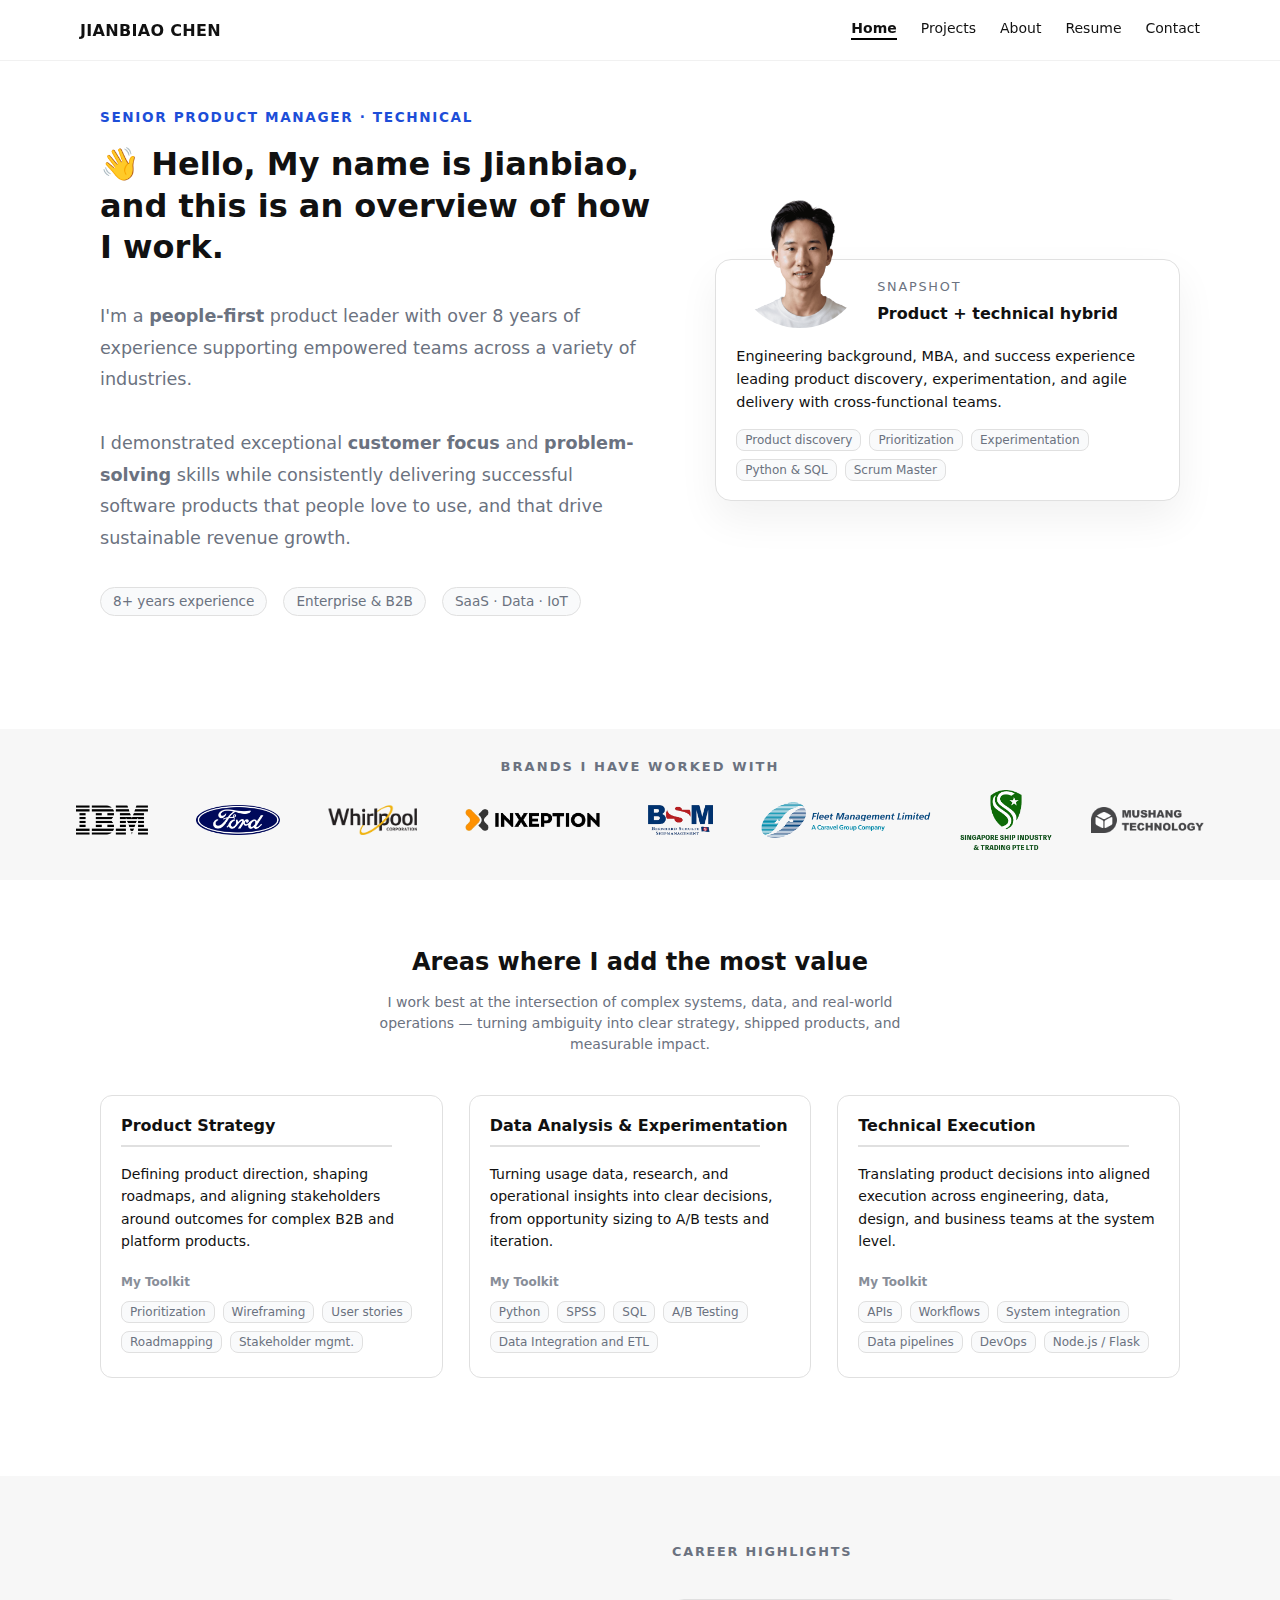
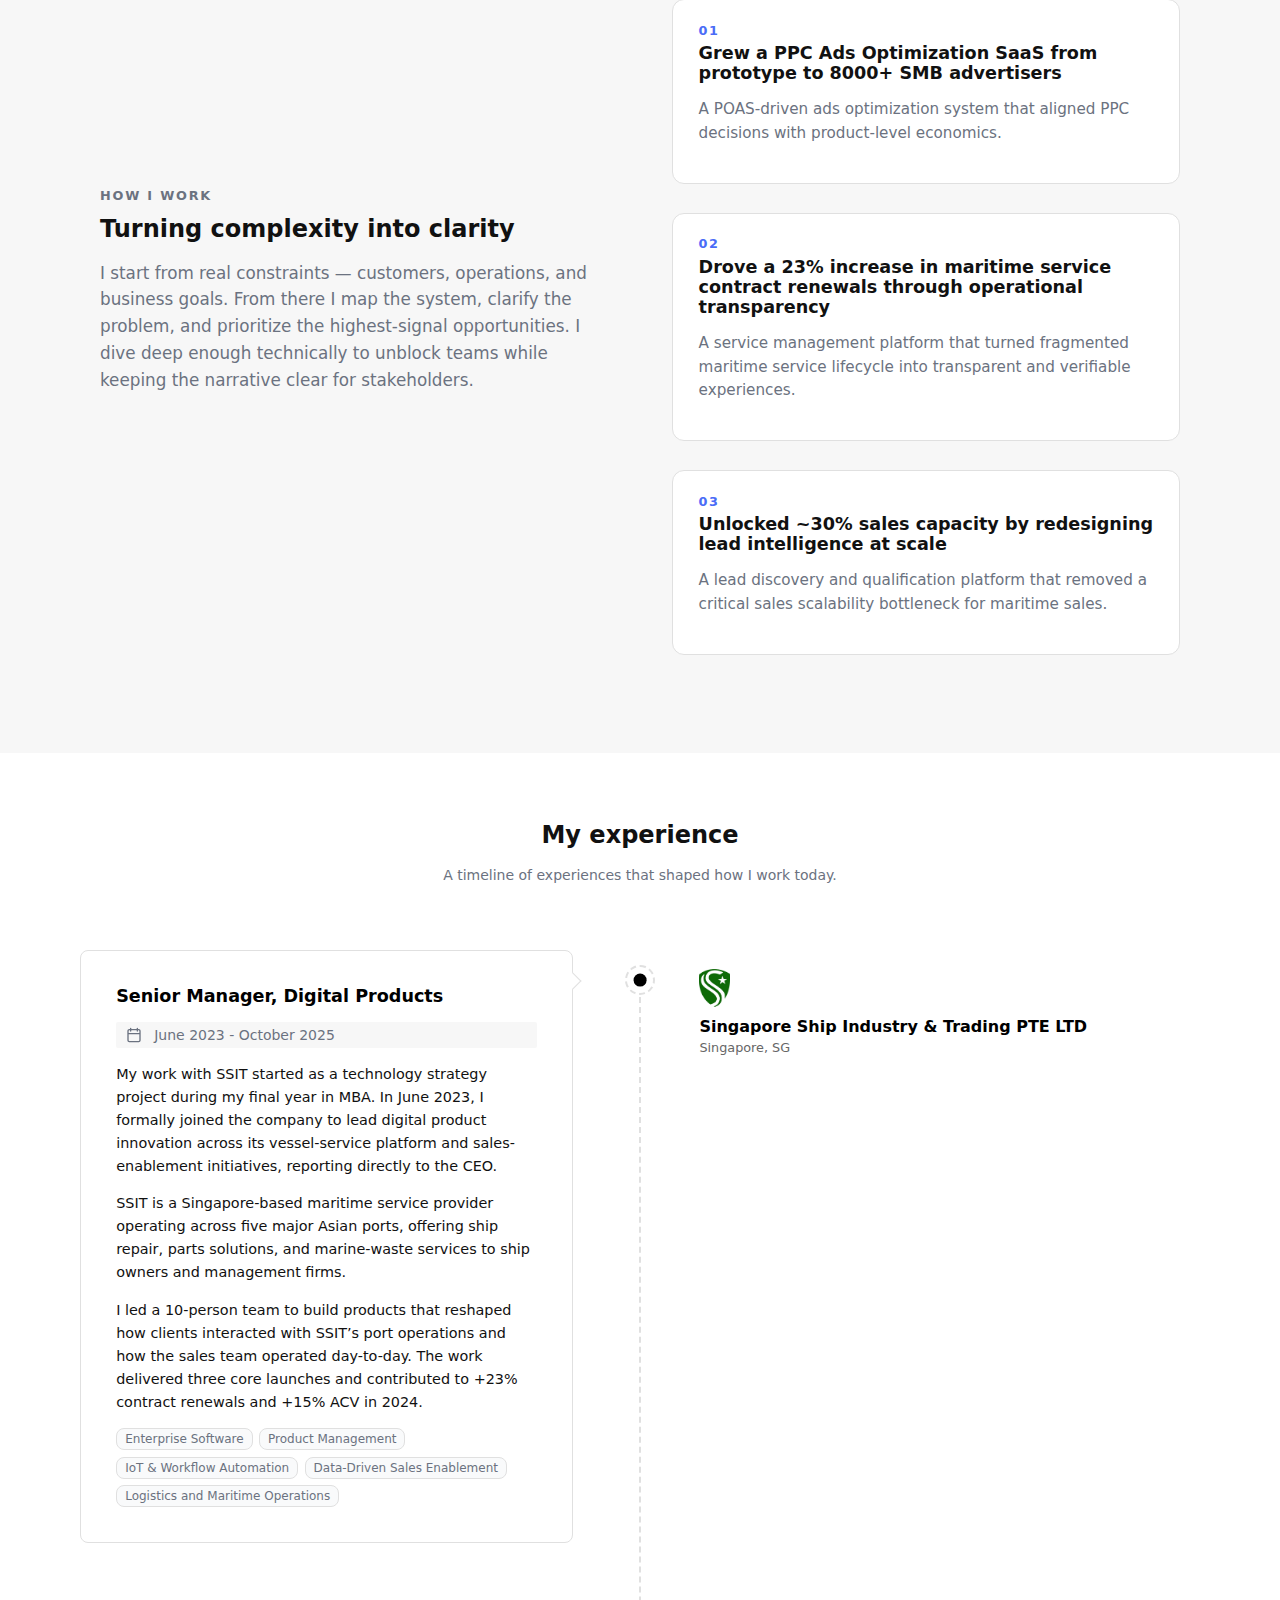
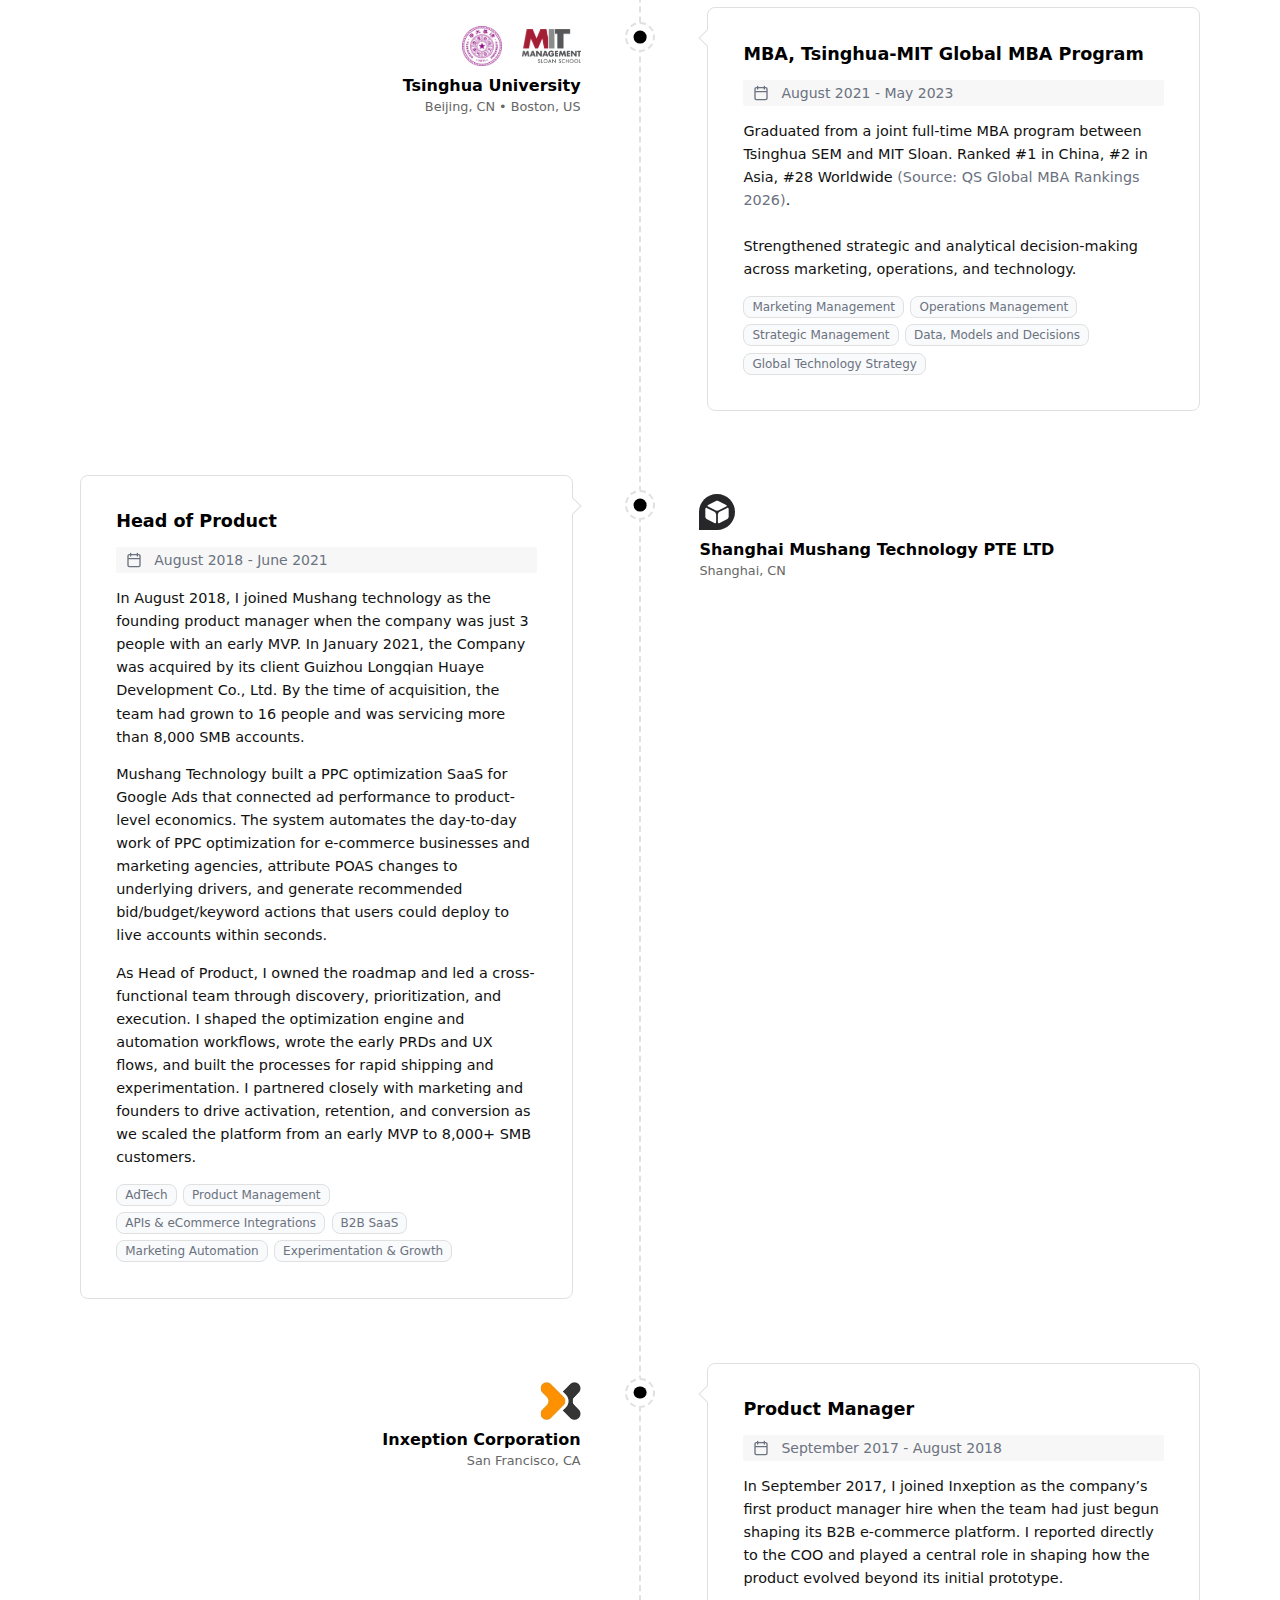
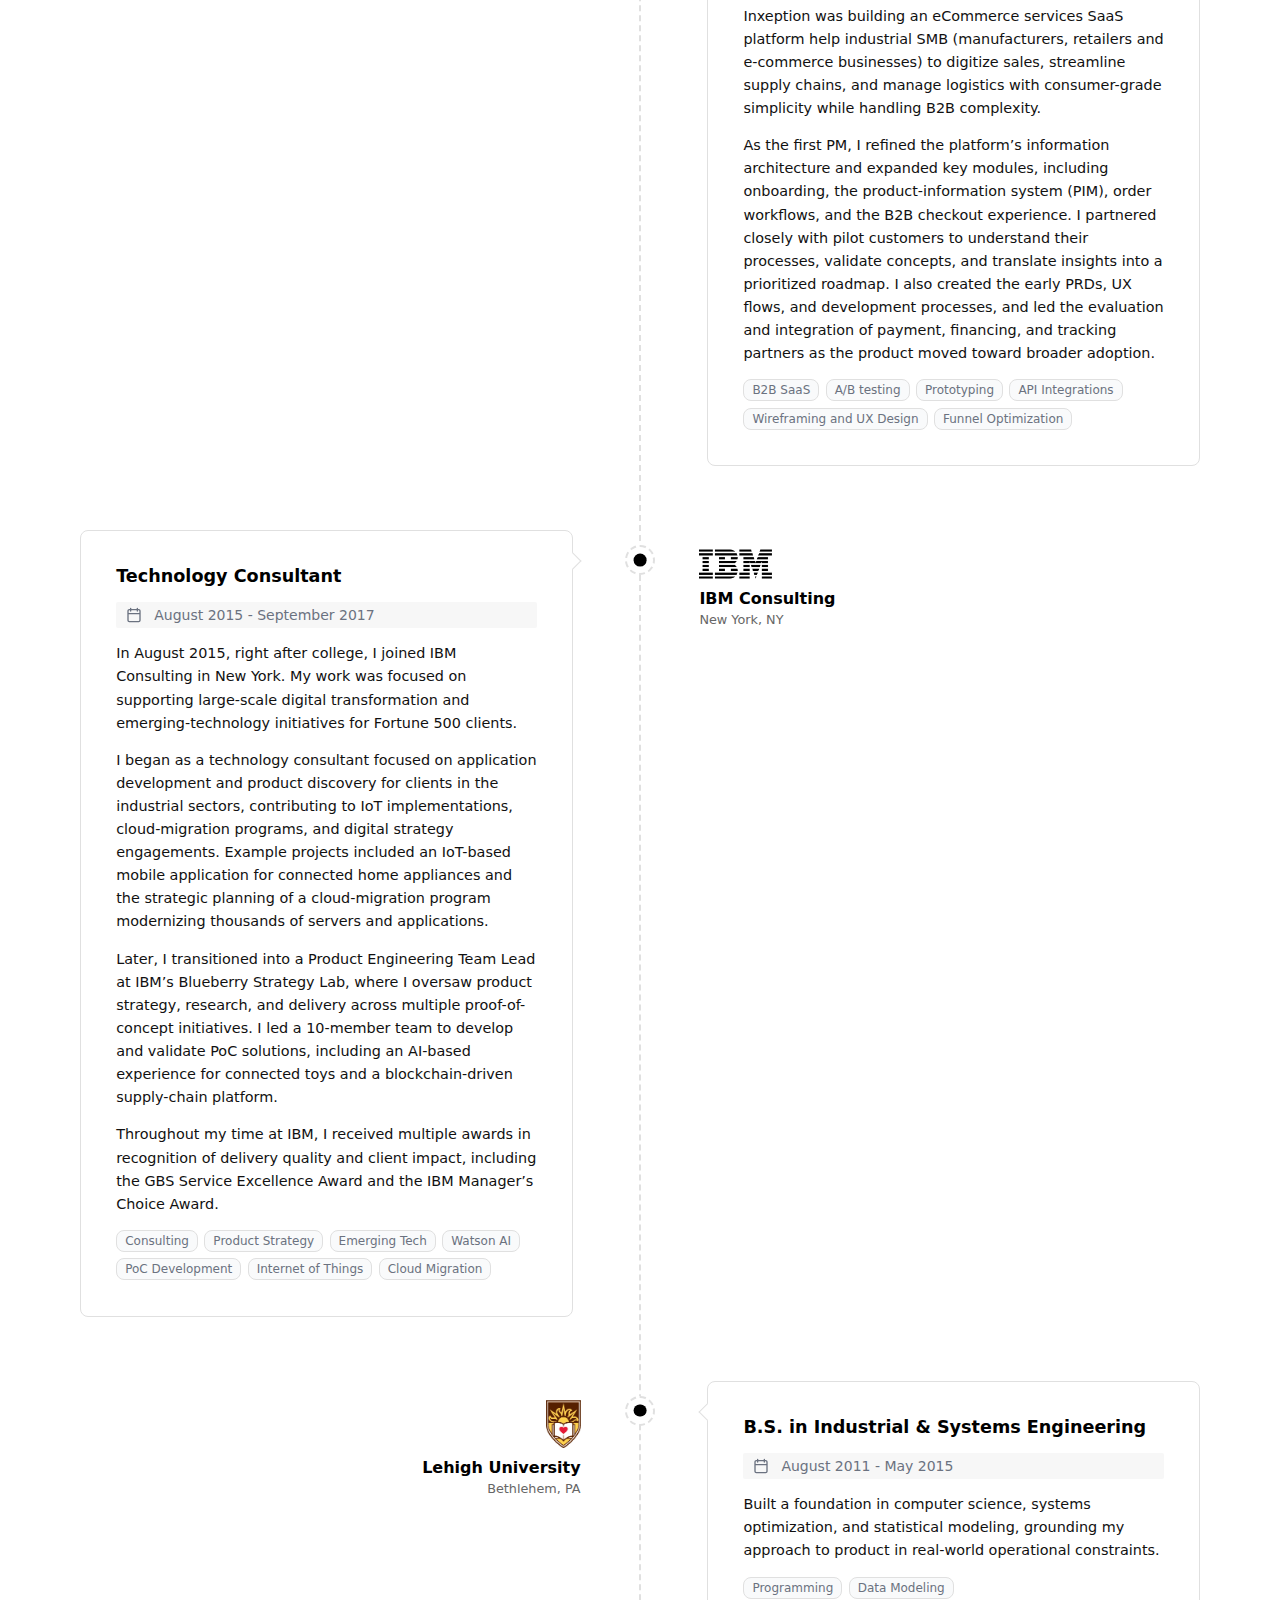
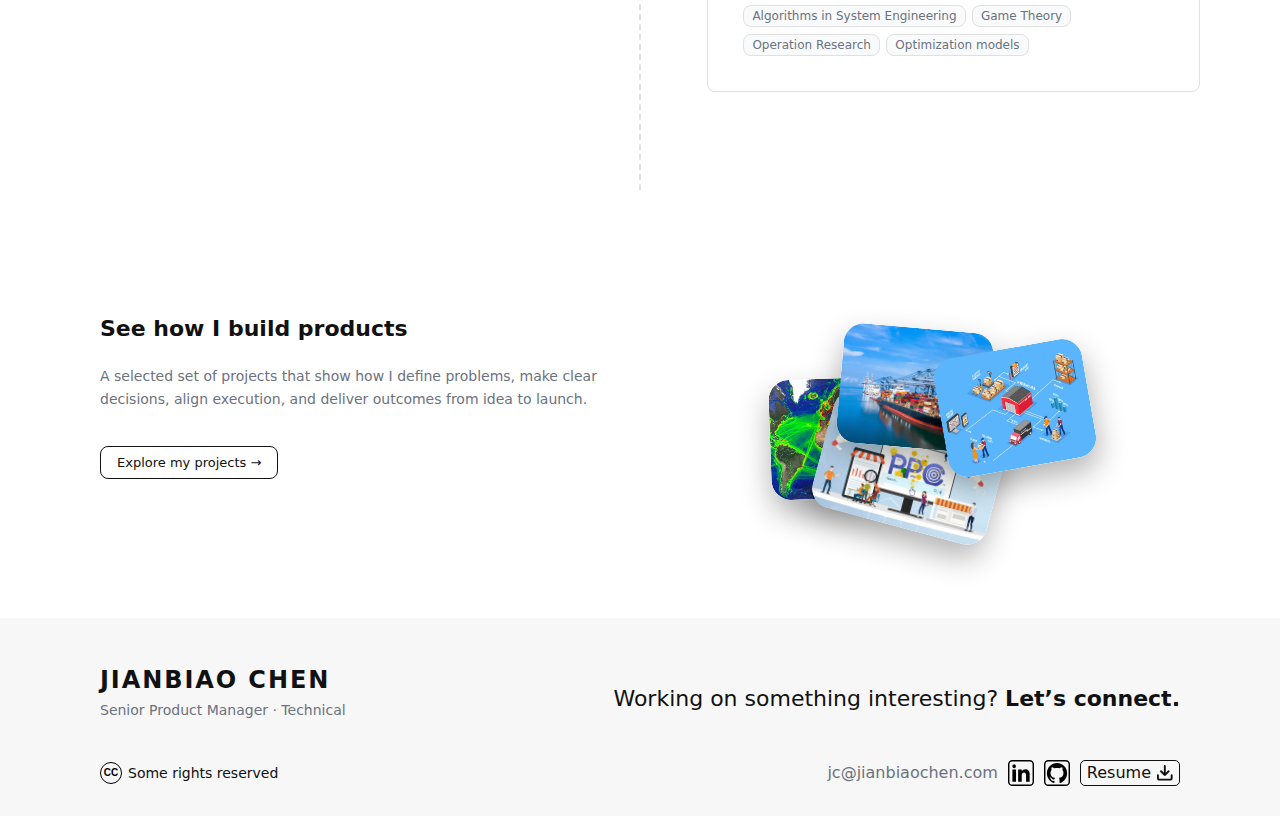
<file: index.html>
<!DOCTYPE html>
<html lang="en">
<head>
  <meta charset="UTF-8" />
  <title>Jianbiao Chen | Senior Product Manager | B2B SaaS & Data</title>
  <meta name="viewport" content="width=device-width, initial-scale=1" />
  <meta name="description" content="Jianbiao Chen is a product leader specializing in B2B SaaS, data products, and platform strategy. With 8+ years of experience, he turns messy data and workflows into decision-ready tools for teams." />
  <script type="application/ld+json">
  {
    "@context": "https://schema.org",
    "@type": "WebSite",
    "@id": "https://www.jianbiaochen.com/#website",
    "name": "Jianbiao Chen",
    "url": "https://www.jianbiaochen.com/",
    "description": "Portfolio website of Jianbiao Chen, a product leader specializing in B2B SaaS, data products, and platform strategy.",
    "inLanguage": "en",
    "author": {
      "@type": "Person",
      "name": "Jianbiao Chen",
      "url": "https://www.jianbiaochen.com/",
      "sameAs": [
        "https://www.linkedin.com/in/jianbiaochen/",
        "https://github.com/chenjic215/"
      ]
    }
  }
  </script>
  <script type="application/ld+json">
  {
    "@context": "https://schema.org",
    "@type": "Person",
    "@id": "https://www.jianbiaochen.com/#person",
    "name": "Jianbiao Chen",
    "url": "https://www.jianbiaochen.com/",
    "sameAs": [
      "https://www.linkedin.com/in/jianbiaochen/",
      "https://github.com/chenjic215/"
    ]
  }
  </script>
  <link rel="apple-touch-icon" sizes="180x180" href="/assets/favicon/apple-touch-icon.png">
  <link rel="icon" type="image/png" sizes="96x96" href="/assets/favicon/favicon-96x96.png">
  <link rel="icon" type="image/png" sizes="48x48" href="/assets/favicon/favicon-48x48.png">
  <link rel="icon" type="image/png" sizes="32x32" href="/assets/favicon/favicon-32x32.png">
  <link rel="icon" type="image/png" sizes="16x16" href="/assets/favicon/favicon-16x16.png">
  <link rel="icon" href="/assets/favicon/favicon.ico" sizes="any">
  <link rel="icon" href="/favicon.ico" sizes="any">

  <link rel="stylesheet" href="/assets/css/layout.css">
  <link rel="stylesheet" href="/assets/css/components.css">
  <link rel="stylesheet" href="/assets/css/index.css">
  <!-- Google tag (gtag.js) -->
  <script async src="https://www.googletagmanager.com/gtag/js?id=G-K5G4R9TS3F"></script>
  <script>
    window.dataLayer = window.dataLayer || [];
    function gtag(){dataLayer.push(arguments);}
    gtag('js', new Date());

    gtag('config', 'G-K5G4R9TS3F');
  </script>
</head>
<body>
  <header class="site-header">
    <div class="container nav">
      <a href="/"><div class="logo">JIANBIAO CHEN</div></a>

      <nav class="nav-links nav-links-desktop">
        <a href="/">Home</a>
        <a href="/html/projects/">Projects</a>
        <a href="/html/about/">About</a>
        <a class="nav-link-resume-desktop" href="/html/resume/" target="_blank">Resume</a>
        <a class="nav-link-resume-mobile" href="/assets/files/Jianbiao-Chen-Resume.pdf" target="_blank" rel="noopener">Resume</a>
        <a href="/html/contact/">Contact</a>
      </nav>

      <button class="nav-hamburger" type="button"
        aria-label="Open menu" aria-controls="mobileNav" aria-expanded="false">
        <span></span><span></span><span></span>
      </button>
    </div>

    <!-- Dropdown panel anchored to header -->
    <div class="mobile-nav" id="mobileNav" aria-hidden="true">
      <nav class="mobile-nav-inner">
        <a href="/">Home</a>
        <a href="/html/projects/">Projects</a>
        <a href="/html/about/">About</a>
        <a class="nav-link-resume-desktop" href="/html/resume/" target="_blank">Resume</a>
        <a class="nav-link-resume-mobile" href="/assets/files/Jianbiao-Chen-Resume.pdf" target="_blank" rel="noopener">Resume</a>
        <a href="/html/contact/">Contact</a>
      </nav>
    </div>
  </header>

  <main>
    <!-- Hero -->
    <section class="hero" id="top">
      <div class="container hero-grid">
        <div>
          <div class="hero-kicker hero-kicker-desktop">Senior Product Manager · Technical</div>
          <div class="hero-kicker hero-kicker-mobile">Senior Product Manager</div>
          <h1 class="hero-title">
            👋 Hello, My name is Jianbiao, and this is an overview of how I work.
          </h1>
          <div class="hero-text">
            <div class="hero-text-block">
              I'm a <span class="highlight">people-first</span> product leader with over 8 years of experience supporting empowered teams across a variety of industries.
            </div>
            <div class="hero-text-block">
              I demonstrated exceptional <span class="highlight">customer focus</span> and <span class="highlight">problem-solving</span> skills while consistently delivering successful software products that people love to use, and that drive sustainable revenue growth.
            </div>
          </div>
          <div class="hero-meta">
            <div class="hero-meta-pill">8+ years experience</div>
            <div class="hero-meta-pill">Enterprise & B2B</div>
            <div class="hero-meta-pill">SaaS · Data · IoT</div>
          </div>
          <!-- <div class="hero-actions">
            <a href="/html/contact/" class="btn-primary">
              Contact Me →
            </a>
            <a href="/assets/files/Jianbiao-Chen-Resume.pdf" class="btn-ghost" download>
              Download resume
            </a>
          </div> -->
        </div>

        <aside class="hero-aside" id="about">
          <div class="hero-aside-top">
            <div class="hero-image-box">
              <img src="/assets/images/profile-image-1.png" alt="Jianbiao Chen Photo" class="hero-aside-photo" />
            </div>
            <div class="hero-aside-top-right">
              <div class="hero-aside-label">Snapshot</div>
              <div class="hero-aside-title">Product + technical hybrid</div>
            </div>
          </div>
          
          <p class="hero-aside-text">
            Engineering background, MBA, and success experience leading product discovery, experimentation,
            and agile delivery with cross-functional teams.
          </p>
          <div class="hero-aside-tags">
            <span class="tag hero-aside-desktop-tag">Product discovery</span>
            <span class="tag hero-aside-desktop-tag">Prioritization</span>
            <span class="tag hero-aside-desktop-tag">Experimentation</span>
            <span class="tag hero-aside-desktop-tag">Python & SQL</span>
            <span class="tag hero-aside-desktop-tag">Scrum Master</span>

            <span class="tag hero-aside-mobile-tag">8+ years experience</span>
            <span class="tag hero-aside-mobile-tag">e-commerce · martech · logistics</span>
            <span class="tag hero-aside-mobile-tag">Enterprise & B2B</span>
            <span class="tag hero-aside-mobile-tag">Python & SQL</span>
            <span class="tag hero-aside-mobile-tag">Scrum Master</span>
          </div>
        </aside>
      </div>
    </section>

    <!-- Brands -->
    <section class="brands-section">
      <div class="container">
        <div class="brands-title">Brands I have worked with</div>
        <div class="brands-row">
            <img src="/assets/logos/ibm.svg" alt="IBM" class="brand-logo" />
            <img src="/assets/logos/ford.svg" alt="Ford" class="brand-logo" />
            <img src="/assets/logos/whirlpool.svg" alt="Whirlpool" class="brand-logo" />
            <img src="/assets/logos/inxeption.svg" alt="Inxeption" class="brand-logo" style="height: 22px; "/>
            <img src="/assets/logos/bsm.svg" alt="BSM" class="brand-logo" />
            <img src="/assets/logos/fleet management.svg" alt="Fleet Management" class="brand-logo" style="height: 36px;" />
            <img src="/assets/logos/ssit.png" alt="SSIT" class="brand-logo" style="height: 60px; margin-left: -20px; margin-right: -10px;"/>
            <img src="/assets/logos/mushang.png" alt="Mushang" class="brand-logo" style="height: 26px; opacity: 0.85;" />
        </div>
      </div>
    </section>

    <!-- Value areas -->
    <section class="value-section" id="work">
      <div class="container">
        <h2 class="section-heading">Areas where I add the most value</h2>
        <p class="section-subheading">
          I work best at the intersection of complex systems, data, and real-world operations — turning ambiguity into clear strategy, shipped products, and measurable impact.
        </p>
        <div class="value-grid">
          <article class="value-card">
            <div class="value-card-body">
              <div class="value-card-title">Product Strategy</div>
              <div class="spacer"></div>
              <p class="value-card-text">
                Defining product direction, shaping roadmaps, and aligning stakeholders around outcomes for complex B2B and platform products.
              </p>
              <div class="skill-list-label">My Toolkit</div>
              <div class="skill-list-box">
                <div class="tag">Prioritization</div>
                <div class="tag">Wireframing</div>
                <div class="tag">User stories</div>
                <div class="tag">Roadmapping</div>
                <div class="tag">Stakeholder mgmt.</div>
              </div>
            </div>
          </article>

          <article class="value-card">
            <div class="value-card-body">
              <div class="value-card-title">Data Analysis & Experimentation</div>
              <div class="spacer"></div>
              <p class="value-card-text">
                Turning usage data, research, and operational insights into clear decisions, from opportunity sizing to A/B tests and iteration.
              </p>
              <div class="skill-list-label">My Toolkit</div>
              <div class="skill-list-box">
                <div class="tag">Python</div>
                <div class="tag">SPSS</div>
                <div class="tag">SQL</div>
                <div class="tag">A/B Testing</div>
                <div class="tag">Data Integration and ETL</div>
              </div>
            </div>
          </article>

          <article class="value-card">
            <div class="value-card-body">
              <div class="value-card-title">Technical Execution</div>
              <div class="spacer"></div>
              <p class="value-card-text">
                Translating product decisions into aligned execution across engineering, data, design, and business teams at the system level.
              </p>
              <div class="skill-list-label">My Toolkit</div>
              <div class="skill-list-box">
                <div class="tag">APIs</div>
                <div class="tag">Workflows</div>
                <div class="tag">System integration</div>
                <div class="tag">Data pipelines</div>
                <div class="tag">DevOps</div>
                <div class="tag">Node.js / Flask</div>
              </div>
            </div>
          </article>
        </div>
      </div>
    </section>

    <!-- How I work -->
   <section class="work-style-section">
      <div class="container work-style-grid">

        <!-- LEFT: How I Work -->
        <div class="work-style-about">

          <div class="work-style-kicker">How I work</div>
          <h2 class="work-style-heading">Turning complexity into clarity</h2>

          <p class="work-style-text">
            I start from real constraints — customers, operations, and business goals.
            From there I map the system, clarify the problem, and prioritize the
            highest-signal opportunities. I dive deep enough technically to unblock
            teams while keeping the narrative clear for stakeholders.
          </p>
        </div>

        <!-- RIGHT: Career Highlights -->
        <div class="work-style-highlights">

          <div class="work-style-kicker">Career highlights</div>

          <div class="highlight-card">
            <div class="highlight-number">01</div>
            <div class="highlight-title">Grew a PPC Ads Optimization SaaS from prototype to 8000+ SMB advertisers</div>
            <p class="highlight-text">
              A POAS-driven ads optimization system that aligned PPC decisions with product-level economics.
            </p>
          </div>

          <div class="highlight-card">
            <div class="highlight-number">02</div>
            <div class="highlight-title">Drove a 23% increase in maritime service contract renewals through operational transparency</div>
            <p class="highlight-text">
              A service management platform that turned fragmented maritime service lifecycle into transparent and verifiable experiences.
            </p>
          </div>

          <div class="highlight-card">
            <div class="highlight-number">03</div>
            <div class="highlight-title">Unlocked ~30% sales capacity by redesigning lead intelligence at scale</div>
            <p class="highlight-text">
              A lead discovery and qualification platform that removed a critical sales scalability bottleneck for maritime sales.
            </p>
          </div>
        </div>
      </div>
    </section>

    <!-- Timeline -->
    <section class="timeline-section" id="timeline">
      <div class="timeline-container">
        <h2 class="section-heading">My experience</h2>
        <div class="section-subheading">
          A timeline of experiences that shaped how I work today.
        </div>

        <div class="timeline-block">
          <div class="timeline-img cd-picture">
            <div class="timeline-img-center"></div>
          </div>
          <!-- SSIT -->
          <div class="timeline-content">

            <div class="cd-right cd-right-mobile"> 
              <div class ="cd-right-orgnization-logo">
                <img src="/assets/logos/ssit-short.svg" class="ssit" alt="SSIT Logo" />
              </div>
              <div class="cd-right-orgnization">Senior Manager, Digital Products - Singapore Ship Industry & Trading</div>
            </div>

            <h2 class="timeline-job-title">Senior Manager, Digital Products</h2>
            <div class="timeline-content-info">
              <div class="timeline-content-info-date">
                <div class="date-range-icon-box">
                  <svg viewBox="0 0 24 24" fill="none" xmlns="http://www.w3.org/2000/svg">
                    <path fill-rule="evenodd" clip-rule="evenodd" d="M6 2C6 1.44772 6.44772 1 7 1C7.55228 1 8 1.44772 8 2V3H16V2C16 1.44772 16.4477 1 17 1C17.5523 1 18 1.44772 18 2V3H19C20.6569 3 22 4.34315 22 6V20C22 21.6569 20.6569 23 19 23H5C3.34315 23 2 21.6569 2 20V6C2 4.34315 3.34315 3 5 3H6V2ZM16 5V6C16 6.55228 16.4477 7 17 7C17.5523 7 18 6.55228 18 6V5H19C19.5523 5 20 5.44772 20 6V9H4V6C4 5.44772 4.44772 5 5 5H6V6C6 6.55228 6.44772 7 7 7C7.55228 7 8 6.55228 8 6V5H16ZM4 11V20C4 20.5523 4.44772 21 5 21H19C19.5523 21 20 20.5523 20 20V11H4Z" fill="currentColor"/>
                  </svg>
                </div>
                June 2023 - October 2025
              </div>
            </div>
            <p>My work with SSIT started as a technology strategy project during my final year in MBA. In June 2023, I formally joined the company to lead digital product innovation across its vessel-service platform and sales-enablement initiatives, reporting directly to the CEO.</p>
            <p>SSIT is a Singapore-based maritime service provider operating across five major Asian ports, offering ship repair, parts solutions, and marine-waste services to ship owners and management firms.</p>
            <p>I led a 10-person team to build products that reshaped how clients interacted with SSIT’s port operations and how the sales team operated day-to-day. The work delivered three core launches and contributed to +23% contract renewals and +15% ACV in 2024.</p>
            <div class="content-tags-box">
              <div class="tag">Enterprise Software</div>
              <div class="tag">Product Management</div>
              <div class="tag">IoT & Workflow Automation</div>
              <div class="tag">Data-Driven Sales Enablement</div>
              <div class="tag">Logistics and Maritime Operations</div>
            </div>
            <div class="cd-right cd-right-desktop"> 
              <div class ="cd-right-orgnization-logo">
                <img src="/assets/logos/ssit-short.svg" class="ssit" alt="SSIT Logo" />
              </div>
              <div class="cd-right-orgnization">Singapore Ship Industry & Trading PTE LTD</div>
              <div class="cd-right-duration"> Singapore, SG</div>
            </div>
          </div> <!-- timeline-content -->
        </div> <!-- timeline-block -->

        <!-- Tsinghua University -->
        <div class="timeline-block">
          <div class="timeline-img cd-picture">
            <div class="timeline-img-center"></div>
          </div>
          <div class="timeline-content">
            <div class="cd-right cd-right-mobile"> 
              <div class ="cd-right-orgnization-logo">
                <img src="/assets/logos/tsinghua.svg" class="tsinghua" alt="Tsinghua University Logo" />
                <img src="/assets/logos/mit-sloan.svg" class="mit" alt="MIT Sloan Logo" />
              </div>
              <div class="cd-right-orgnization">Master of Business Administration - Tsinghua-MIT Global MBA Program</div>
            </div>

            <h2 class="timeline-job-title">MBA, Tsinghua-MIT Global MBA Program</h2>
            <div class="timeline-content-info">
              <div class="timeline-content-info-date">
                <div class="date-range-icon-box">
                  <svg viewBox="0 0 24 24" fill="none" xmlns="http://www.w3.org/2000/svg">
                    <path fill-rule="evenodd" clip-rule="evenodd" d="M6 2C6 1.44772 6.44772 1 7 1C7.55228 1 8 1.44772 8 2V3H16V2C16 1.44772 16.4477 1 17 1C17.5523 1 18 1.44772 18 2V3H19C20.6569 3 22 4.34315 22 6V20C22 21.6569 20.6569 23 19 23H5C3.34315 23 2 21.6569 2 20V6C2 4.34315 3.34315 3 5 3H6V2ZM16 5V6C16 6.55228 16.4477 7 17 7C17.5523 7 18 6.55228 18 6V5H19C19.5523 5 20 5.44772 20 6V9H4V6C4 5.44772 4.44772 5 5 5H6V6C6 6.55228 6.44772 7 7 7C7.55228 7 8 6.55228 8 6V5H16ZM4 11V20C4 20.5523 4.44772 21 5 21H19C19.5523 21 20 20.5523 20 20V11H4Z" fill="currentColor"/>
                  </svg>
                </div>
                August 2021 - May 2023
              </div>
            </div>
            <p>Graduated from a joint full-time MBA program between Tsinghua SEM and MIT Sloan. Ranked #1 in China, #2 in Asia, #28 Worldwide <span class="supplementary-text">(Source: QS Global MBA Rankings 2026)</span>. <br><br>Strengthened strategic and analytical decision-making across marketing, operations, and technology.</p>
            <div class="content-tags-box">
              <div class="tag">Marketing Management</div>
              <div class="tag">Operations Management</div>
              <div class="tag">Strategic Management</div>
              <div class="tag">Data, Models and Decisions</div>
              <div class="tag">Global Technology Strategy</div>
            </div>
            <div class="cd-right cd-right-desktop"> 
              <div class ="cd-right-orgnization-logo">
                <img src="/assets/logos/tsinghua.svg" class="tsinghua" alt="Tsinghua University Logo" />
                <img src="/assets/logos/mit-sloan.svg" class="mit" alt="MIT Sloan Logo" />
              </div>
              <div class="cd-right-orgnization">Tsinghua University</div>
              <div class="cd-right-duration"> Beijing, CN • Boston, US</div>
            </div>
          </div> <!-- timeline-content -->
        </div> <!-- timeline-block -->

        <!-- Mushang Technology -->
        <div class="timeline-block">
          <div class="timeline-img cd-picture">
            <div class="timeline-img-center"></div>
          </div>
          <div class="timeline-content">
            <div class="cd-right cd-right-mobile"> 
              <div class ="cd-right-orgnization-logo">
                <img src="/assets/logos/mushang-short.svg" class="mushang" alt="Mushang Technology Logo" />
              </div>
              <div class="cd-right-orgnization">Head of Product - Mushang Technology</div>
            </div>
            <h2 class="timeline-job-title">Head of Product</h2>
            <div class="timeline-content-info">
              <div class="timeline-content-info-date">
                <div class="date-range-icon-box">
                  <svg viewBox="0 0 24 24" fill="none" xmlns="http://www.w3.org/2000/svg">
                    <path fill-rule="evenodd" clip-rule="evenodd" d="M6 2C6 1.44772 6.44772 1 7 1C7.55228 1 8 1.44772 8 2V3H16V2C16 1.44772 16.4477 1 17 1C17.5523 1 18 1.44772 18 2V3H19C20.6569 3 22 4.34315 22 6V20C22 21.6569 20.6569 23 19 23H5C3.34315 23 2 21.6569 2 20V6C2 4.34315 3.34315 3 5 3H6V2ZM16 5V6C16 6.55228 16.4477 7 17 7C17.5523 7 18 6.55228 18 6V5H19C19.5523 5 20 5.44772 20 6V9H4V6C4 5.44772 4.44772 5 5 5H6V6C6 6.55228 6.44772 7 7 7C7.55228 7 8 6.55228 8 6V5H16ZM4 11V20C4 20.5523 4.44772 21 5 21H19C19.5523 21 20 20.5523 20 20V11H4Z" fill="currentColor"/>
                  </svg>
                </div>
                August 2018 - June 2021
              </div>
            </div>
            <p>In August 2018, I joined Mushang technology as the founding product manager when the company was just 3 people with an early MVP. In January 2021, the Company was acquired by its client Guizhou Longqian Huaye Development Co., Ltd. By the time of acquisition, the team had grown to 16 people and was servicing more than 8,000 SMB accounts.</p>
            <p>Mushang Technology built a PPC optimization SaaS for Google Ads that connected ad performance to product-level economics. The system automates the day-to-day work of PPC optimization for e-commerce businesses and marketing agencies, attribute POAS changes to underlying drivers, and generate recommended bid/budget/keyword actions that users could deploy to live accounts within seconds.
            <p>As Head of Product, I owned the roadmap and led a cross-functional team through discovery, prioritization, and execution. I shaped the optimization engine and automation workflows, wrote the early PRDs and UX flows, and built the processes for rapid shipping and experimentation. I partnered closely with marketing and founders to drive activation, retention, and conversion as we scaled the platform from an early MVP to 8,000+ SMB customers.</p>
            <div class="content-tags-box">
              <div class="tag">AdTech</div>
              <div class="tag">Product Management</div>
              <div class="tag">APIs & eCommerce Integrations</div>
              <div class="tag">B2B SaaS</div>
              <div class="tag">Marketing Automation</div>
              <div class="tag">Experimentation & Growth</div>
              
            </div>
            <div class="cd-right cd-right-desktop"> 
              <div class ="cd-right-orgnization-logo">
                <img src="/assets/logos/mushang-short.svg" class="mushang" alt="Mushang Technology Logo" />
              </div>
              <div class="cd-right-orgnization">Shanghai Mushang Technology PTE LTD</div>
              <div class="cd-right-duration"> Shanghai, CN</div>
            </div>
          </div> <!-- timeline-content -->
        </div> <!-- timeline-block -->

        <!-- Inxeption Corp -->
        <div class="timeline-block">
          <div class="timeline-img cd-picture">
            <div class="timeline-img-center"></div>
          </div>
          <div class="timeline-content">
            <div class="cd-right cd-right-mobile"> 
              <div class ="cd-right-orgnization-logo">
                <img src="/assets/logos/inxeption-short.svg" class="inxeption" alt="Inxeption Corporation Logo" />
              </div>
              <div class="cd-right-orgnization">Product Manager - Inxeption</div>
            </div>
            <h2 class="timeline-job-title">Product Manager</h2>
            <div class="timeline-content-info">
              <div class="timeline-content-info-date">
                <div class="date-range-icon-box">
                  <svg viewBox="0 0 24 24" fill="none" xmlns="http://www.w3.org/2000/svg">
                    <path fill-rule="evenodd" clip-rule="evenodd" d="M6 2C6 1.44772 6.44772 1 7 1C7.55228 1 8 1.44772 8 2V3H16V2C16 1.44772 16.4477 1 17 1C17.5523 1 18 1.44772 18 2V3H19C20.6569 3 22 4.34315 22 6V20C22 21.6569 20.6569 23 19 23H5C3.34315 23 2 21.6569 2 20V6C2 4.34315 3.34315 3 5 3H6V2ZM16 5V6C16 6.55228 16.4477 7 17 7C17.5523 7 18 6.55228 18 6V5H19C19.5523 5 20 5.44772 20 6V9H4V6C4 5.44772 4.44772 5 5 5H6V6C6 6.55228 6.44772 7 7 7C7.55228 7 8 6.55228 8 6V5H16ZM4 11V20C4 20.5523 4.44772 21 5 21H19C19.5523 21 20 20.5523 20 20V11H4Z" fill="currentColor"/>
                  </svg>
                </div>
                September 2017 - August 2018
              </div>
            </div>
            <p>In September 2017, I joined Inxeption as the company’s first product manager hire when the team had just begun shaping its B2B e-commerce platform. I reported directly to the COO and played a central role in shaping how the product evolved beyond its initial prototype.</p>
            <p>Inxeption was building an eCommerce services SaaS platform help industrial SMB (manufacturers, retailers and e-commerce businesses) to digitize sales, streamline supply chains, and manage logistics with consumer-grade simplicity while handling B2B complexity.</p>
            <p>As the first PM, I refined the platform’s information architecture and expanded key modules, including onboarding, the product-information system (PIM), order workflows, and the B2B checkout experience. I partnered closely with pilot customers to understand their processes, validate concepts, and translate insights into a prioritized roadmap. I also created the early PRDs, UX flows, and development processes, and led the evaluation and integration of payment, financing, and tracking partners as the product moved toward broader adoption.</p>
            <div class="content-tags-box">
              <div class="tag">B2B SaaS</div>
              <div class="tag">A/B testing</div>
              <div class="tag">Prototyping</div>
              <div class="tag">API Integrations</div>
              <div class="tag">Wireframing and UX Design</div>
              <div class="tag">Funnel Optimization</div>
            </div>
            <div class="cd-right cd-right-desktop"> 
              <div class ="cd-right-orgnization-logo">
                <img src="/assets/logos/inxeption-short.svg" class="inxeption" alt="Inxeption Corporation Logo" />
              </div>
              <div class="cd-right-orgnization">Inxeption Corporation</div>
              <div class="cd-right-duration"> San Francisco, CA</div>
            </div>
          </div> <!-- timeline-content -->
        </div> <!-- timeline-block -->

        <!-- IBM -->
        <div class="timeline-block">
          <div class="timeline-img cd-picture">
            <div class="timeline-img-center"></div>
          </div>
          <div class="timeline-content">
            <div class="cd-right cd-right-mobile"> 
              <div class ="cd-right-orgnization-logo">
                <img src="/assets/logos/ibm.svg" class="ibm" alt="IBM Consulting Logo" />
              </div>
              <div class="cd-right-orgnization">Technology Consultant - IBM Consulting</div>
            </div>
            <h2 class="timeline-job-title">Technology Consultant</h2>
            <div class="timeline-content-info">
              <div class="timeline-content-info-date">
                <div class="date-range-icon-box">
                  <svg viewBox="0 0 24 24" fill="none" xmlns="http://www.w3.org/2000/svg">
                    <path fill-rule="evenodd" clip-rule="evenodd" d="M6 2C6 1.44772 6.44772 1 7 1C7.55228 1 8 1.44772 8 2V3H16V2C16 1.44772 16.4477 1 17 1C17.5523 1 18 1.44772 18 2V3H19C20.6569 3 22 4.34315 22 6V20C22 21.6569 20.6569 23 19 23H5C3.34315 23 2 21.6569 2 20V6C2 4.34315 3.34315 3 5 3H6V2ZM16 5V6C16 6.55228 16.4477 7 17 7C17.5523 7 18 6.55228 18 6V5H19C19.5523 5 20 5.44772 20 6V9H4V6C4 5.44772 4.44772 5 5 5H6V6C6 6.55228 6.44772 7 7 7C7.55228 7 8 6.55228 8 6V5H16ZM4 11V20C4 20.5523 4.44772 21 5 21H19C19.5523 21 20 20.5523 20 20V11H4Z" fill="currentColor"/>
                  </svg>
                </div>
                August 2015 - September 2017
              </div>
            </div>
            <p>In August 2015, right after college, I joined IBM Consulting in New York. My work was focused on supporting large-scale digital transformation and emerging-technology initiatives for Fortune 500 clients.</p>
            <p>I began as a technology consultant focused on application development and product discovery for clients in the industrial sectors, contributing to IoT implementations, cloud-migration programs, and digital strategy engagements. Example projects included an IoT-based mobile application for connected home appliances and the strategic planning of a cloud-migration program modernizing thousands of servers and applications.</p>
            <p>Later, I transitioned into a Product Engineering Team Lead at IBM’s Blueberry Strategy Lab, where I oversaw product strategy, research, and delivery across multiple proof-of-concept initiatives. I led a 10-member team to develop and validate PoC solutions, including an AI-based experience for connected toys and a blockchain-driven supply-chain platform.</p>
            <p>Throughout my time at IBM, I received multiple awards in recognition of delivery quality and client impact, including the GBS Service Excellence Award and the IBM Manager’s Choice Award.</p>
            <div class="content-tags-box">
              <div class="tag">Consulting</div>
              <div class="tag">Product Strategy</div>
              <div class="tag">Emerging Tech</div>
              <div class="tag">Watson AI</div>
              <div class="tag">PoC Development</div>
              <div class="tag">Internet of Things</div>
              <div class="tag">Cloud Migration</div>
            </div>
            <div class="cd-right cd-right-desktop"> 
              <div class ="cd-right-orgnization-logo">
                <img src="/assets/logos/ibm.svg" class="ibm" alt="IBM Consulting Logo" />
              </div>
              <div class="cd-right-orgnization">IBM Consulting</div>
              <div class="cd-right-duration"> New York, NY</div>
            </div>
          </div> <!-- timeline-content -->
        </div> <!-- timeline-block -->

        <!-- Lehigh University -->
        <div class="timeline-block">
          <div class="timeline-img cd-picture">
            <div class="timeline-img-center"></div>
          </div>
          <div class="timeline-content">
            <div class="cd-right cd-right-mobile"> 
              <div class ="cd-right-orgnization-logo">
                <img src="/assets/logos/lehigh-short.svg" class="lehigh" alt="Lehigh University Logo" />
              </div>
              <div class="cd-right-orgnization">B.S. in Industrial & Systems Engineering - Lehigh University</div>
            </div>
            <h2 class="timeline-job-title">B.S. in Industrial & Systems Engineering</h2>
            <div class="timeline-content-info">
              <div class="timeline-content-info-date">
                <div class="date-range-icon-box">
                  <svg viewBox="0 0 24 24" fill="none" xmlns="http://www.w3.org/2000/svg">
                    <path fill-rule="evenodd" clip-rule="evenodd" d="M6 2C6 1.44772 6.44772 1 7 1C7.55228 1 8 1.44772 8 2V3H16V2C16 1.44772 16.4477 1 17 1C17.5523 1 18 1.44772 18 2V3H19C20.6569 3 22 4.34315 22 6V20C22 21.6569 20.6569 23 19 23H5C3.34315 23 2 21.6569 2 20V6C2 4.34315 3.34315 3 5 3H6V2ZM16 5V6C16 6.55228 16.4477 7 17 7C17.5523 7 18 6.55228 18 6V5H19C19.5523 5 20 5.44772 20 6V9H4V6C4 5.44772 4.44772 5 5 5H6V6C6 6.55228 6.44772 7 7 7C7.55228 7 8 6.55228 8 6V5H16ZM4 11V20C4 20.5523 4.44772 21 5 21H19C19.5523 21 20 20.5523 20 20V11H4Z" fill="currentColor"/>
                  </svg>
                </div>
                August 2011 - May 2015
              </div>
            </div>
            <p>Built a foundation in computer science, systems optimization, and statistical modeling, grounding my approach to product in real-world operational constraints.</p>
            <div class="content-tags-box">
              <div class="tag">Programming</div>
              <div class="tag">Data Modeling</div>
              <div class="tag">Algorithms in System Engineering</div>
              <div class="tag">Game Theory</div>
              <div class="tag">Operation Research</div>
              <div class="tag">Optimization models</div>
              
            </div>
            <div class="cd-right cd-right-desktop"> 
              <div class ="cd-right-orgnization-logo">
                <img src="/assets/logos/lehigh-short.svg" class="lehigh" alt="Lehigh University Logo" />
              </div>
              <div class="cd-right-orgnization">Lehigh University</div>
              <div class="cd-right-duration"> Bethlehem, PA</div>
            </div>
          </div> <!-- timeline-content -->
        </div> <!-- timeline-block -->
		  </div>
	  </section> <!-- timeline -->

    <!-- Case study teaser -->
    <section class="case-section">
      <div class="container case-layout">
        <div>
          <h2 class="case-title">See how I build products</h2>
          <p class="case-text">
            A selected set of projects that show how I define problems, make clear decisions, align execution, and deliver outcomes from idea to launch.
          </p>
          <a href="/html/projects/" class="btn projects-cta">Explore my projects → </a>
        </div>
        <a href="/html/projects/" class="projects-visual-link" aria-label="View projects">
          <div class="projects-visual">
            <div class="card card-1">
              <img src="/assets/images/vessel-service-platform.png" alt="Vessel Service Management Platform" class="thumbnail-card-1" />
            </div>
            <div class="card card-2">
              <img src="/assets/images/lead-intelligence-platform.png" alt="Lead Intelligence Platform" class="thumbnail-card-2" />
            </div>
            <div class="card card-3">
              <img src="/assets/images/digital-commerce-platform.jpg" alt="Digital Commerce Platform" class="thumbnail-card-3" />
            </div>
            <div class="card card-4">
              <img src="/assets/images/ppc.jpg" alt="PPC Ads Optimization SaaS" class="thumbnail-card-4" />
            </div>
            <!-- <div class="card card-5">
              <img src="/assets/images/iot.png" alt="IoT Project" />
            </div> -->
          </div>
        </a>
    </section>
  </main>

  <!-- Footer -->
  <footer class="site-footer" id="contact">
    <div class="container">

      <div class="footer-top">
        <div class="footer-top-left">
          <div class="footer-brand">JIANBIAO CHEN</div>
          <div class="footer-brand-note">Senior Product Manager · Technical</div>
        </div>
        <div class="footer-top-right">
            Working on something interesting?
            <span style="font-weight: 600;">Let’s connect.</span>
        </div>
      </div>

      <div class="footer-bottom">
      
        <div class="footer-bottom-left">
            <div class="footer-cc">CC</div>
            <a href="https://creativecommons.org/version4/">
              Some rights reserved
            </a>
        </div>
        <div class="footer-bottom-right">
            <div class="footer-email-wrapper">
                <div class="footer-email" id="copyEmail">jc@jianbiaochen.com</div>
                <div class="tooltip" id="emailTooltip">Click to copy</div>
            </div>
            
            <a href="https://www.linkedin.com/in/jianbiaochen/" target="_blank" rel="noopener noreferrer" class="social-link-btn">
                <svg width="26" height="26" viewBox="0 0 18 18" xmlns="http://www.w3.org/2000/svg">
                    <g clip-path="url(#clip0_1128353_2539)">
                        <rect x="0.5" y="0.5" width="17" height="17" rx="2.5" stroke="#000"/>
                        <path d="M5.51836 4.33393C5.5182 4.68753 5.38537 5.02658 5.14911 5.27649C4.91285 5.5264 4.59251 5.6667 4.25855 5.66652C3.9246 5.66634 3.60438 5.5257 3.36836 5.27554C3.13234 5.02539 2.99983 4.6862 3 4.33259C3.00017 3.97899 3.13299 3.63994 3.36925 3.39003C3.60551 3.14012 3.92586 2.99982 4.25981 3C4.59377 3.00018 4.91398 3.14081 5.15 3.39097C5.38603 3.64113 5.51853 3.98032 5.51836 4.33393ZM5.55614 6.6538H3.03778V15H5.55614V6.6538ZM9.53515 6.6538H7.02938V15H9.50997V10.6202C9.50997 8.18038 12.5131 7.95373 12.5131 10.6202V15H15V9.71363C15 5.60052 10.5551 5.75385 9.50997 7.77374L9.53515 6.6538Z" fill="currentColor"/>
                    </g>
                </svg>
            </a>

            <a href="https://github.com/chenjic215/" target="_blank" rel="noopener noreferrer"  class="social-link-btn">
                <svg width="26" height="26" viewBox="0 0 18 18" xmlns="http://www.w3.org/2000/svg">
                    <g clip-path="url(#clip0_1128353_2547)">
                        <rect x="0.5" y="0.5" width="17" height="17" rx="2.5" stroke="#000"/>
                        <path d="M9 2C8.08075 2 7.17049 2.18556 6.32122 2.54607C5.47194 2.90659 4.70026 3.43501 4.05025 4.10115C2.7375 5.4465 2 7.27118 2 9.17379C2 12.3446 4.009 15.0348 6.788 15.9889C7.138 16.0463 7.25 15.8239 7.25 15.6302V14.4178C5.311 14.8483 4.898 13.4565 4.898 13.4565C4.576 12.6244 4.121 12.402 4.121 12.402C3.484 11.9572 4.17 11.9716 4.17 11.9716C4.87 12.0218 5.241 12.7105 5.241 12.7105C5.85 13.8009 6.879 13.4781 7.278 13.3059C7.341 12.8396 7.523 12.5239 7.719 12.3446C6.165 12.1653 4.534 11.5483 4.534 8.8151C4.534 8.01881 4.8 7.38034 5.255 6.871C5.185 6.69166 4.94 5.94558 5.325 4.97712C5.325 4.97712 5.913 4.78343 7.25 5.70885C7.803 5.55103 8.405 5.47211 9 5.47211C9.595 5.47211 10.197 5.55103 10.75 5.70885C12.087 4.78343 12.675 4.97712 12.675 4.97712C13.06 5.94558 12.815 6.69166 12.745 6.871C13.2 7.38034 13.466 8.01881 13.466 8.8151C13.466 11.5555 11.828 12.1581 10.267 12.3374C10.519 12.5598 10.75 12.9974 10.75 13.6646V15.6302C10.75 15.8239 10.862 16.0535 11.219 15.9889C13.998 15.0276 16 12.3446 16 9.17379C16 8.23171 15.8189 7.29886 15.4672 6.4285C15.1154 5.55813 14.5998 4.7673 13.9497 4.10115C13.2997 3.43501 12.5281 2.90659 11.6788 2.54607C10.8295 2.18556 9.91925 2 9 2Z" fill="currentColor"/>
                    </g>
                </svg>
            </a>

            <a href="/assets/files/Jianbiao-Chen-Resume.pdf" class="resume-download-btn" download>
                Resume
                <svg class="resume-download-btn-icon" viewBox="0 0 21 21" xmlns="http://www.w3.org/2000/svg">
                    <path d="M19.25 13.25V17.25C19.25 17.7804 19.0393 18.2891 18.6642 18.6642C18.2891 19.0393 17.7804 19.25 17.25 19.25H3.25C2.71957 19.25 2.21086 19.0393 1.83579 18.6642C1.46071 18.2891 1.25 17.7804 1.25 17.25V13.25M5.25 8.25L10.25 13.25M10.25 13.25L15.25 8.25M10.25 13.25V1.25" stroke="currentColor" stroke-width="2.5" stroke-linecap="round" stroke-linejoin="round"/>
                </svg>
            </a>
        </div>
      </div>

    </div>
  </footer>

  <script src="/assets/js/site.js" defer></script>
  <script>
    // project cards expansion
    document.addEventListener("DOMContentLoaded", function () {
    const projectsCtaBtn = document.querySelector(".projects-cta");
    const visual = document.querySelector(".projects-visual");

    if (!projectsCtaBtn || !visual) return;

      // Helper: expand / collapse
      const expand = () => visual.classList.add("expanded");
      const collapseIfNotHovered = () => {
        // Only collapse if neither the button nor the visual is hovered
        if (!projectsCtaBtn.matches(":hover") && !visual.matches(":hover")) {
          visual.classList.remove("expanded");
        }
      };

      // --- BUTTON HOVER / FOCUS ---
      projectsCtaBtn.addEventListener("mouseenter", expand);
      projectsCtaBtn.addEventListener("mouseleave", collapseIfNotHovered);

      projectsCtaBtn.addEventListener("focus", expand);
      projectsCtaBtn.addEventListener("blur", collapseIfNotHovered);

      // --- CARDS AREA HOVER ---
      visual.addEventListener("mouseenter", expand);
      visual.addEventListener("mouseleave", collapseIfNotHovered);
    });
    </script>

</body>
</html>
</file>
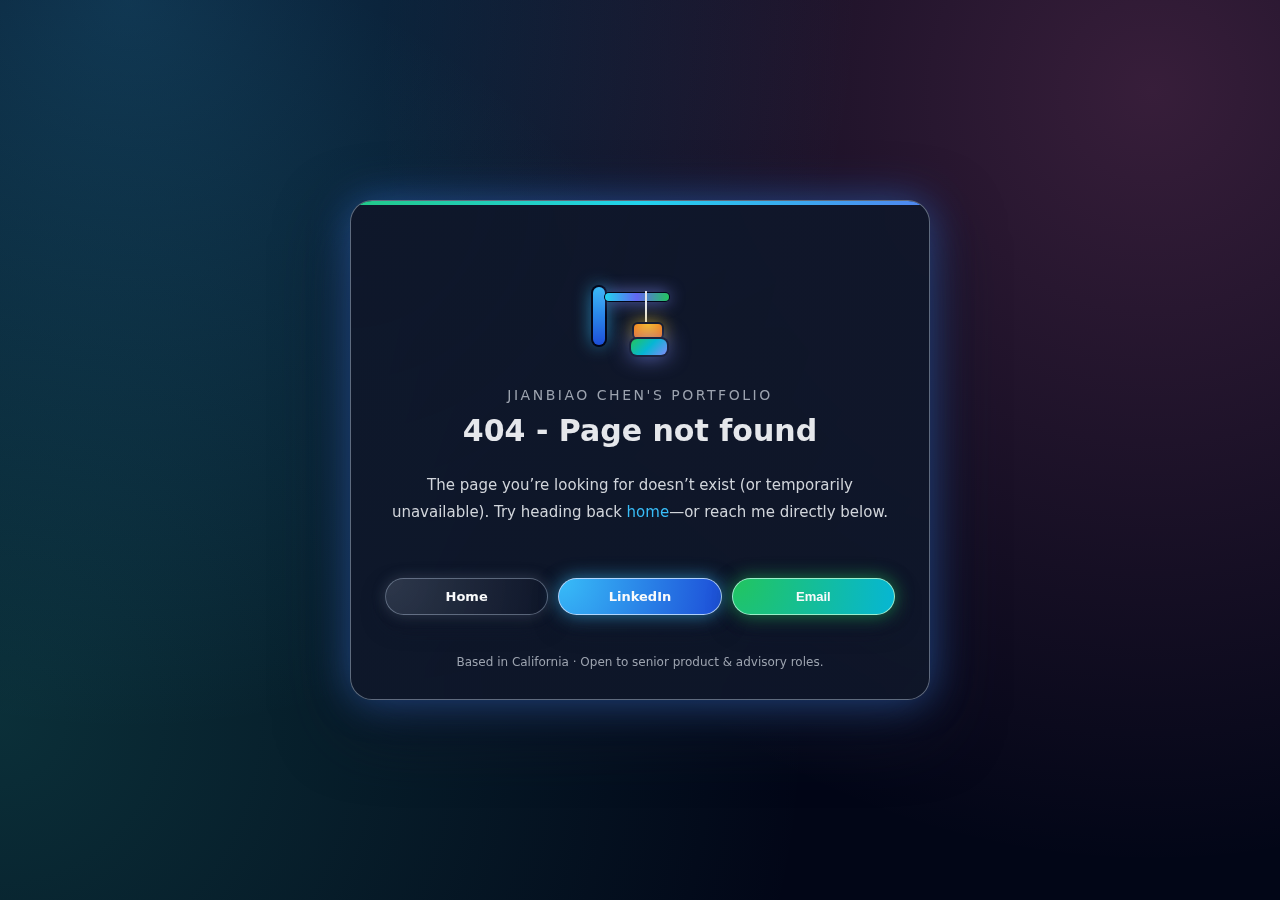
<file: html/404/index.html>
<!DOCTYPE html>
<html lang="en">
<head>
  <!-- Google tag (gtag.js) -->
  <script async src="https://www.googletagmanager.com/gtag/js?id=G-K5G4R9TS3F"></script>
  <script>
    window.dataLayer = window.dataLayer || [];
    function gtag(){dataLayer.push(arguments);}
    gtag('js', new Date());
    gtag('config', 'G-K5G4R9TS3F');
  </script>

  <meta charset="UTF-8" />
  <meta name="viewport" content="width=device-width, initial-scale=1.0" />

  <!-- Prevent indexing of error pages -->
  <meta name="robots" content="noindex, nofollow" />

  <link rel="apple-touch-icon" sizes="180x180" href="/assets/favicon/apple-touch-icon.png?v=2">
  <link rel="icon" type="image/png" sizes="32x32" href="/assets/favicon/favicon-32x32.png?v=2">
  <link rel="icon" type="image/png" sizes="16x16" href="/assets/favicon/favicon-16x16.png?v=2">
  <link rel="icon" href="/assets/favicon/favicon.ico?v=2" sizes="any">
  <link rel="icon" href="/favicon.ico?v=2" sizes="any">

  <title>404 | Page Not Found</title>

  <link rel="stylesheet" href="/assets/css/404.css">
</head>

<body>
  <div class="card">
    <div class="accent-bar"></div>

    <div class="icon-wrap">
      <div class="icon">
        <div class="tower"></div>
        <div class="arm"></div>
        <div class="cable">
          <div class="hook"></div>
          <div class="block"></div>
        </div>
      </div>
    </div>

    <div class="eyebrow">Jianbiao Chen's portfolio</div>

    <h1>404 - Page not found</h1>

    <p>
      The page you’re looking for doesn’t exist (or temporarily unavailable).
      Try heading back <span class="highlight">home</span>—or reach me directly below.
    </p>

    <div class="email-line" id="emailLine"></div>

    <div class="btn-row">
      <a class="btn btn-neutral" href="/" aria-label="Go to homepage">
        Home
      </a>

      <a
        class="btn btn-primary"
        href="https://www.linkedin.com/in/jianbiaochen/"
        target="_blank"
        rel="noopener noreferrer"
      >
        LinkedIn
      </a>

      <button class="btn btn-secondary" type="button" id="showEmailBtn">
        Email
      </button>
    </div>

    <div class="footnote">
      Based in California · Open to senior product & advisory roles.
    </div>
  </div>

  <script>
    (function () {
      const btn = document.getElementById('showEmailBtn');
      const emailLine = document.getElementById('emailLine');
      if (!btn || !emailLine) return;

      const local = 'jc';
      const domain = 'jianbiaochen.com';
      const fullEmail = local + '@' + domain;

      let revealed = false;
      let copyTimeoutId = null;

      function renderEmail() {
        emailLine.innerHTML =
          '<span class="email-label">Email: </span>' +
          '<span id="emailText" class="email-text">' + fullEmail + '</span>' +
          '<span id="copyNotice" class="copy-notice"></span>';

        const emailTextEl = document.getElementById('emailText');
        const copyNoticeEl = document.getElementById('copyNotice');

        if (!emailTextEl || !copyNoticeEl) return;

        emailTextEl.addEventListener('click', function (e) {
          e.preventDefault();

          if (navigator.clipboard && navigator.clipboard.writeText) {
            navigator.clipboard.writeText(fullEmail).then(function () {
              copyNoticeEl.textContent = 'Copied to clipboard';
              if (copyTimeoutId) clearTimeout(copyTimeoutId);
              copyTimeoutId = setTimeout(function () {
                copyNoticeEl.textContent = '';
              }, 1500);
            }).catch(function () {
              copyNoticeEl.textContent = 'Unable to copy';
              if (copyTimeoutId) clearTimeout(copyTimeoutId);
              copyTimeoutId = setTimeout(function () {
                copyNoticeEl.textContent = '';
              }, 1500);
            });
          } else {
            copyNoticeEl.textContent = 'Press Ctrl+C / Cmd+C to copy';
            if (copyTimeoutId) clearTimeout(copyTimeoutId);
            copyTimeoutId = setTimeout(function () {
              copyNoticeEl.textContent = '';
            }, 2000);
          }
        });
      }

      btn.addEventListener('click', function () {
        if (!revealed) {
          renderEmail();
          revealed = true;
          btn.textContent = 'Email Shown';
        } else {
          emailLine.innerHTML = '';
          revealed = false;
          btn.textContent = 'Email';
          if (copyTimeoutId) {
            clearTimeout(copyTimeoutId);
            copyTimeoutId = null;
          }
        }
      });
    })();
  </script>
</body>
</html>
</file>
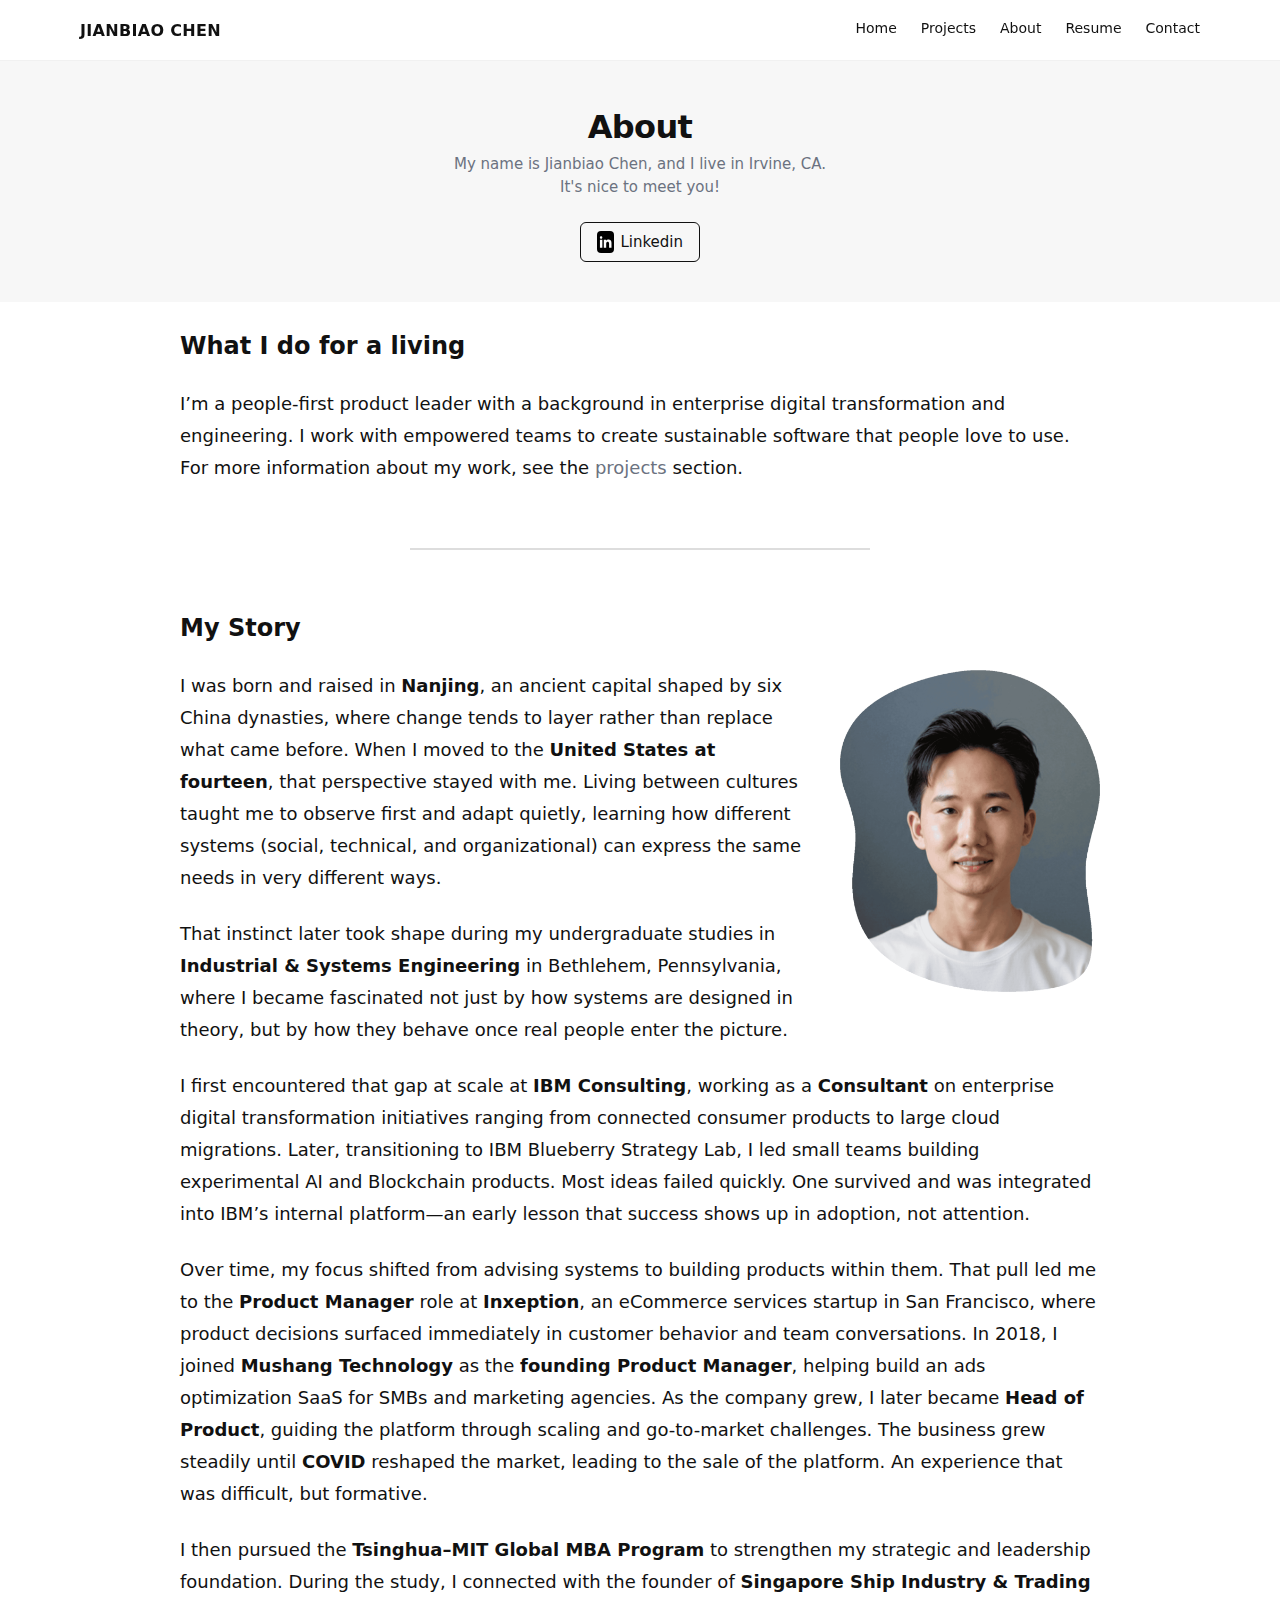
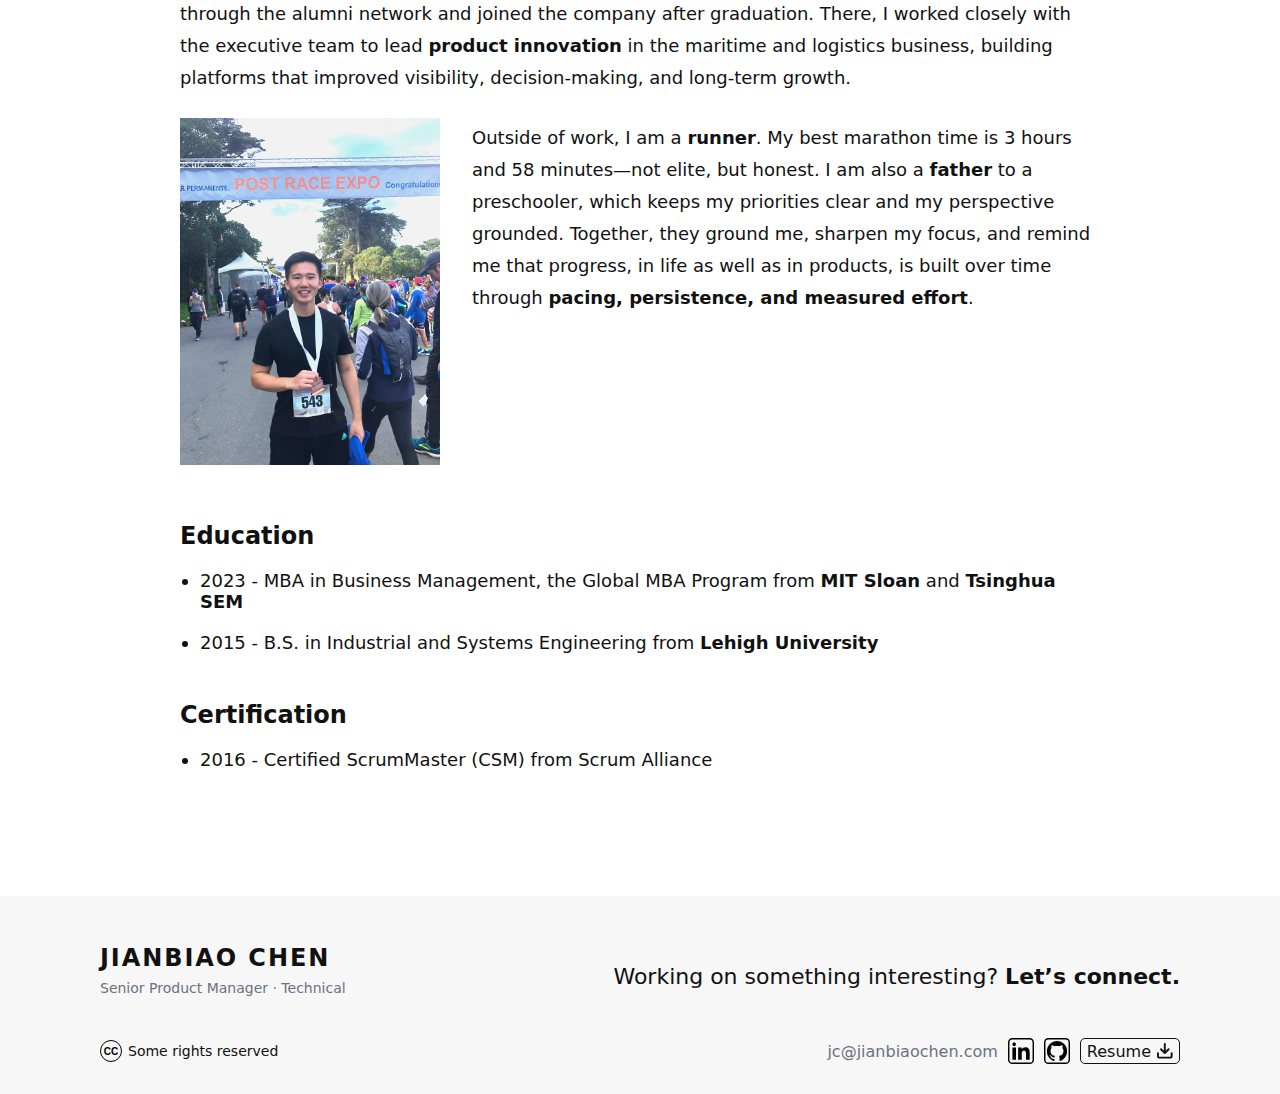
<file: html/about/index.html>
<!DOCTYPE html>
<html lang="en">
<head>
  <meta charset="UTF-8" />
  <title>About | Jianbiao Chen</title>
  <meta name="viewport" content="width=device-width, initial-scale=1" />
  <link rel="apple-touch-icon" sizes="180x180" href="/assets/favicon/apple-touch-icon.png">
  <link rel="icon" type="image/png" sizes="96x96" href="/assets/favicon/favicon-96x96.png">
  <link rel="icon" type="image/png" sizes="48x48" href="/assets/favicon/favicon-48x48.png">
  <link rel="icon" type="image/png" sizes="32x32" href="/assets/favicon/favicon-32x32.png">
  <link rel="icon" type="image/png" sizes="16x16" href="/assets/favicon/favicon-16x16.png">
  <link rel="icon" href="/assets/favicon/favicon.ico" sizes="any">
  <link rel="icon" href="/favicon.ico" sizes="any">
  <link rel="stylesheet" href="/assets/css/layout.css">
  <link rel="stylesheet" href="/assets/css/components.css">
  <link rel="stylesheet" href="/assets/css/about.css">
  <!-- Google tag (gtag.js) -->
  <script async src="https://www.googletagmanager.com/gtag/js?id=G-K5G4R9TS3F"></script>
  <script>
    window.dataLayer = window.dataLayer || [];
    function gtag(){dataLayer.push(arguments);}
    gtag('js', new Date());

    gtag('config', 'G-K5G4R9TS3F');
  </script>
</head>
<body>
  <header class="site-header">
    <div class="container nav">
      <a href="/"><div class="logo">JIANBIAO CHEN</div></a>

      <nav class="nav-links nav-links-desktop">
        <a href="/">Home</a>
        <a href="/html/projects/">Projects</a>
        <a href="/html/about/">About</a>
        <a class="nav-link-resume-desktop" href="/html/resume/" target="_blank">Resume</a>
        <a class="nav-link-resume-mobile" href="/assets/files/Jianbiao-Chen-Resume.pdf" target="_blank" rel="noopener">Resume</a>
        <a href="/html/contact/">Contact</a>
      </nav>

      <button class="nav-hamburger" type="button"
        aria-label="Open menu" aria-controls="mobileNav" aria-expanded="false">
        <span></span><span></span><span></span>
      </button>
    </div>

    <!-- Dropdown panel anchored to header -->
    <div class="mobile-nav" id="mobileNav" aria-hidden="true">
      <nav class="mobile-nav-inner">
        <a href="/">Home</a>
        <a href="/html/projects/">Projects</a>
        <a href="/html/about/">About</a>
        <a class="nav-link-resume-desktop" href="/html/resume/" target="_blank">Resume</a>
        <a class="nav-link-resume-mobile" href="/assets/files/Jianbiao-Chen-Resume.pdf" target="_blank" rel="noopener">Resume</a>
        <a href="/html/contact/">Contact</a>
      </nav>
    </div>
  </header>

  <main>
    <!-- Hero -->
    <section class="sub-hero" id="top">
      <div class="sub-hero-container">
        <div>
          <h1 class="sub-hero-title">
            About
          </h1>
          <p class="sub-hero-text">
            My name is Jianbiao Chen, and I live in Irvine, CA. <br>It's nice to meet you!
          </p>
          <a href="https://www.linkedin.com/in/jianbiaochen/" target="_blank" rel="noopener noreferrer" class="sub-hero-actions-btn" style="color:black; border-radius: 9999px;">
            <div class="sub-hero-action-btn" >
                  <svg class="sub-hero-action-btn-icon linkedInIcon" viewBox="0 0 18 18" xmlns="http://www.w3.org/2000/svg" >
                    <g clip-path="url(#clip0_1128353_2539)">
                        <path d="M5.51836 4.33393C5.5182 4.68753 5.38537 5.02658 5.14911 5.27649C4.91285 5.5264 4.59251 5.6667 4.25855 5.66652C3.9246 5.66634 3.60438 5.5257 3.36836 5.27554C3.13234 5.02539 2.99983 4.6862 3 4.33259C3.00017 3.97899 3.13299 3.63994 3.36925 3.39003C3.60551 3.14012 3.92586 2.99982 4.25981 3C4.59377 3.00018 4.91398 3.14081 5.15 3.39097C5.38603 3.64113 5.51853 3.98032 5.51836 4.33393ZM5.55614 6.6538H3.03778V15H5.55614V6.6538ZM9.53515 6.6538H7.02938V15H9.50997V10.6202C9.50997 8.18038 12.5131 7.95373 12.5131 10.6202V15H15V9.71363C15 5.60052 10.5551 5.75385 9.50997 7.77374L9.53515 6.6538Z" fill="currentColor"/>
                    </g>
                  </svg>
                  Linkedin
            </div>
          </a>
        </div>
      </div>
    </section>

    <section class="about-section">
      <div class="container about-container"> 

      <div class="about-block">
        <h2>What I do for a living</h2>
        <p>
          I’m a people-first product leader with a background in enterprise digital transformation and engineering. I work with empowered teams to create sustainable software that people love to use. For more information about my work, see the <a href="/html/projects/" class="project-link">projects</a> section.
        </p>
      </div>

      <div class="about-divider"></div>

      <div class="about-block about-story">
        <h2>My Story</h2>

        <div class="about-story-layout">
          <!-- <div class="about-story-text"> -->

            <div class="about-story-primary-image-wrap">
              <img class="about-story-primary-image" src="/assets/images/profile-image-2.png" alt="A Image">
            </div>
            <p>
              I was born and raised in <span class="text-emphasis">Nanjing</span>, an ancient capital shaped by six China dynasties, 
              where change tends to layer rather than replace what came before. When I moved to the <span class="text-emphasis">United States at fourteen</span>, 
              that perspective stayed with me. Living between cultures taught me to observe first and adapt quietly, 
              learning how different systems (social, technical, and organizational) can express the same needs in very different ways.
            </p>

            <p>
              That instinct later took shape during my undergraduate studies in <span class="text-emphasis">Industrial & Systems Engineering</span> in Bethlehem, Pennsylvania, where I became fascinated not just by how systems are designed in theory, but by how they behave once real people enter the picture.
            </p>
            
            <p>
              I first encountered that gap at scale at <span class="text-emphasis">IBM Consulting</span>, 
              working as a <span class="text-emphasis">Consultant</span> on enterprise digital transformation initiatives ranging from connected consumer products to large cloud migrations. 
              Later, transitioning to IBM Blueberry Strategy Lab, I led small teams building experimental AI and Blockchain products. Most ideas failed quickly. One survived and was integrated into IBM’s internal platform—an early lesson that success shows up in adoption, not attention.
            </p>
            <p>
              Over time, my focus shifted from advising systems to building products within them. 
              That pull led me to the <span class="text-emphasis">Product Manager</span> role at <span class="text-emphasis">Inxeption</span>, an eCommerce services startup in San Francisco, where product decisions surfaced immediately in customer behavior and team conversations. 
              In 2018, I joined <span class="text-emphasis">Mushang Technology</span> as the <span class="text-emphasis">founding Product Manager</span>, helping build an ads optimization SaaS for SMBs and marketing agencies. 
              As the company grew, I later became <span class="text-emphasis">Head of Product</span>, guiding the platform through scaling and go-to-market challenges. 
              The business grew steadily until <span class="text-emphasis">COVID</span> reshaped the market, leading to the sale of the platform. An experience that was difficult, but formative.
            </p>
            <p>
              I then pursued the <span class="text-emphasis">Tsinghua–MIT Global MBA Program</span> to strengthen my strategic and leadership foundation. 
              During the study, I connected with the founder of <span class="text-emphasis">Singapore Ship Industry & Trading</span> through the alumni network and joined the company after graduation. 
              There, I worked closely with the executive team to lead <span class="text-emphasis">product innovation</span> in the maritime and logistics business, 
              building platforms that improved visibility, decision-making, and long-term growth.
            </p>
            <div class="about-story-secondary-image-wrap">
              <img class="about-story-secondary-image" src="/assets/images/after-marathon.jpg" alt="A Image">
            </div>
            <p>
              Outside of work, I am a <span class="text-emphasis">runner</span>. My best marathon time is 3 hours and 58 minutes—not elite, but honest. 
              I am also a <span class="text-emphasis">father</span> to a preschooler, which keeps my priorities clear and my perspective grounded. 
              Together, they ground me, sharpen my focus, and remind me that progress, in life as well as in products, 
              is built over time through <span class="text-emphasis">pacing, persistence, and measured effort</span>.
            </p>
          </div>
          
        <!-- </div> -->
      </div>

      <div class="about-block education">
        <h2>Education</h2>
        <ul class="about-list">
          <!-- <li class="about-list-item">2023 - Global MBA Program from MIT</li> -->
          <li class="about-list-item">2023 - MBA in Business Management, the Global MBA Program from <span class="text-emphasis">MIT Sloan</span> and <span class="text-emphasis">Tsinghua SEM</span></li>
          <li class="about-list-item">2015 - B.S. in Industrial and Systems Engineering from <span class="text-emphasis">Lehigh University</span></li>
        </ul>
      </div>

      <div class="about-block certification">
        <h2>Certification</h2>
        <ul class="about-list">
          <li class="about-list-item">2016 - Certified ScrumMaster (CSM) from Scrum Alliance</li>
        </ul>
      </div>
      </div>
    </section>
  </main>

    <!-- Footer -->
  <footer class="site-footer" id="contact">
    <div class="container">
      <div class="footer-top">
        <div class="footer-top-left">
          <div class="footer-brand">JIANBIAO CHEN</div>
          <div class="footer-brand-note">Senior Product Manager · Technical</div>
        </div>
        <div class="footer-top-right">
            Working on something interesting?
            <span style="font-weight: 600;">Let’s connect.</span>
        </div>
      </div>
      <div class="footer-bottom">
        <div class="footer-bottom-left">
            <div class="footer-cc">CC</div>
            <a href="https://creativecommons.org/version4/">
              Some rights reserved
            </a>
        </div>
        <div class="footer-bottom-right">
            <div class="footer-email-wrapper">
                <div class="footer-email" id="copyEmail">jc@jianbiaochen.com</div>
                <div class="tooltip" id="emailTooltip">Click to copy</div>
            </div>
            
            <a href="https://www.linkedin.com/in/jianbiaochen/" target="_blank" rel="noopener noreferrer" class="social-link-btn">
                <svg width="26" height="26" viewBox="0 0 18 18" xmlns="http://www.w3.org/2000/svg">
                    <g clip-path="url(#clip0_1128353_2539)">
                        <rect x="0.5" y="0.5" width="17" height="17" rx="2.5" stroke="#000"/>
                        <path d="M5.51836 4.33393C5.5182 4.68753 5.38537 5.02658 5.14911 5.27649C4.91285 5.5264 4.59251 5.6667 4.25855 5.66652C3.9246 5.66634 3.60438 5.5257 3.36836 5.27554C3.13234 5.02539 2.99983 4.6862 3 4.33259C3.00017 3.97899 3.13299 3.63994 3.36925 3.39003C3.60551 3.14012 3.92586 2.99982 4.25981 3C4.59377 3.00018 4.91398 3.14081 5.15 3.39097C5.38603 3.64113 5.51853 3.98032 5.51836 4.33393ZM5.55614 6.6538H3.03778V15H5.55614V6.6538ZM9.53515 6.6538H7.02938V15H9.50997V10.6202C9.50997 8.18038 12.5131 7.95373 12.5131 10.6202V15H15V9.71363C15 5.60052 10.5551 5.75385 9.50997 7.77374L9.53515 6.6538Z" fill="currentColor"/>
                    </g>
                </svg>
            </a>

            <a href="https://github.com/chenjic215/" target="_blank" rel="noopener noreferrer"  class="social-link-btn">
                <svg width="26" height="26" viewBox="0 0 18 18" xmlns="http://www.w3.org/2000/svg">
                    <g clip-path="url(#clip0_1128353_2547)">
                        <rect x="0.5" y="0.5" width="17" height="17" rx="2.5" stroke="#000"/>
                        <path d="M9 2C8.08075 2 7.17049 2.18556 6.32122 2.54607C5.47194 2.90659 4.70026 3.43501 4.05025 4.10115C2.7375 5.4465 2 7.27118 2 9.17379C2 12.3446 4.009 15.0348 6.788 15.9889C7.138 16.0463 7.25 15.8239 7.25 15.6302V14.4178C5.311 14.8483 4.898 13.4565 4.898 13.4565C4.576 12.6244 4.121 12.402 4.121 12.402C3.484 11.9572 4.17 11.9716 4.17 11.9716C4.87 12.0218 5.241 12.7105 5.241 12.7105C5.85 13.8009 6.879 13.4781 7.278 13.3059C7.341 12.8396 7.523 12.5239 7.719 12.3446C6.165 12.1653 4.534 11.5483 4.534 8.8151C4.534 8.01881 4.8 7.38034 5.255 6.871C5.185 6.69166 4.94 5.94558 5.325 4.97712C5.325 4.97712 5.913 4.78343 7.25 5.70885C7.803 5.55103 8.405 5.47211 9 5.47211C9.595 5.47211 10.197 5.55103 10.75 5.70885C12.087 4.78343 12.675 4.97712 12.675 4.97712C13.06 5.94558 12.815 6.69166 12.745 6.871C13.2 7.38034 13.466 8.01881 13.466 8.8151C13.466 11.5555 11.828 12.1581 10.267 12.3374C10.519 12.5598 10.75 12.9974 10.75 13.6646V15.6302C10.75 15.8239 10.862 16.0535 11.219 15.9889C13.998 15.0276 16 12.3446 16 9.17379C16 8.23171 15.8189 7.29886 15.4672 6.4285C15.1154 5.55813 14.5998 4.7673 13.9497 4.10115C13.2997 3.43501 12.5281 2.90659 11.6788 2.54607C10.8295 2.18556 9.91925 2 9 2Z" fill="currentColor"/>
                    </g>
                </svg>
            </a>

            <a href="/assets/files/Jianbiao-Chen-Resume.pdf" class="resume-download-btn" download>
                Resume
                <svg class="resume-download-btn-icon" viewBox="0 0 21 21" xmlns="http://www.w3.org/2000/svg">
                    <path d="M19.25 13.25V17.25C19.25 17.7804 19.0393 18.2891 18.6642 18.6642C18.2891 19.0393 17.7804 19.25 17.25 19.25H3.25C2.71957 19.25 2.21086 19.0393 1.83579 18.6642C1.46071 18.2891 1.25 17.7804 1.25 17.25V13.25M5.25 8.25L10.25 13.25M10.25 13.25L15.25 8.25M10.25 13.25V1.25" stroke="currentColor" stroke-width="2.5" stroke-linecap="round" stroke-linejoin="round"/>
                </svg>
            </a>
        </div>
      </div>

    </div>
  </footer>

  <script src="/assets/js/site.js" defer></script>

</body>
</html>
</file>
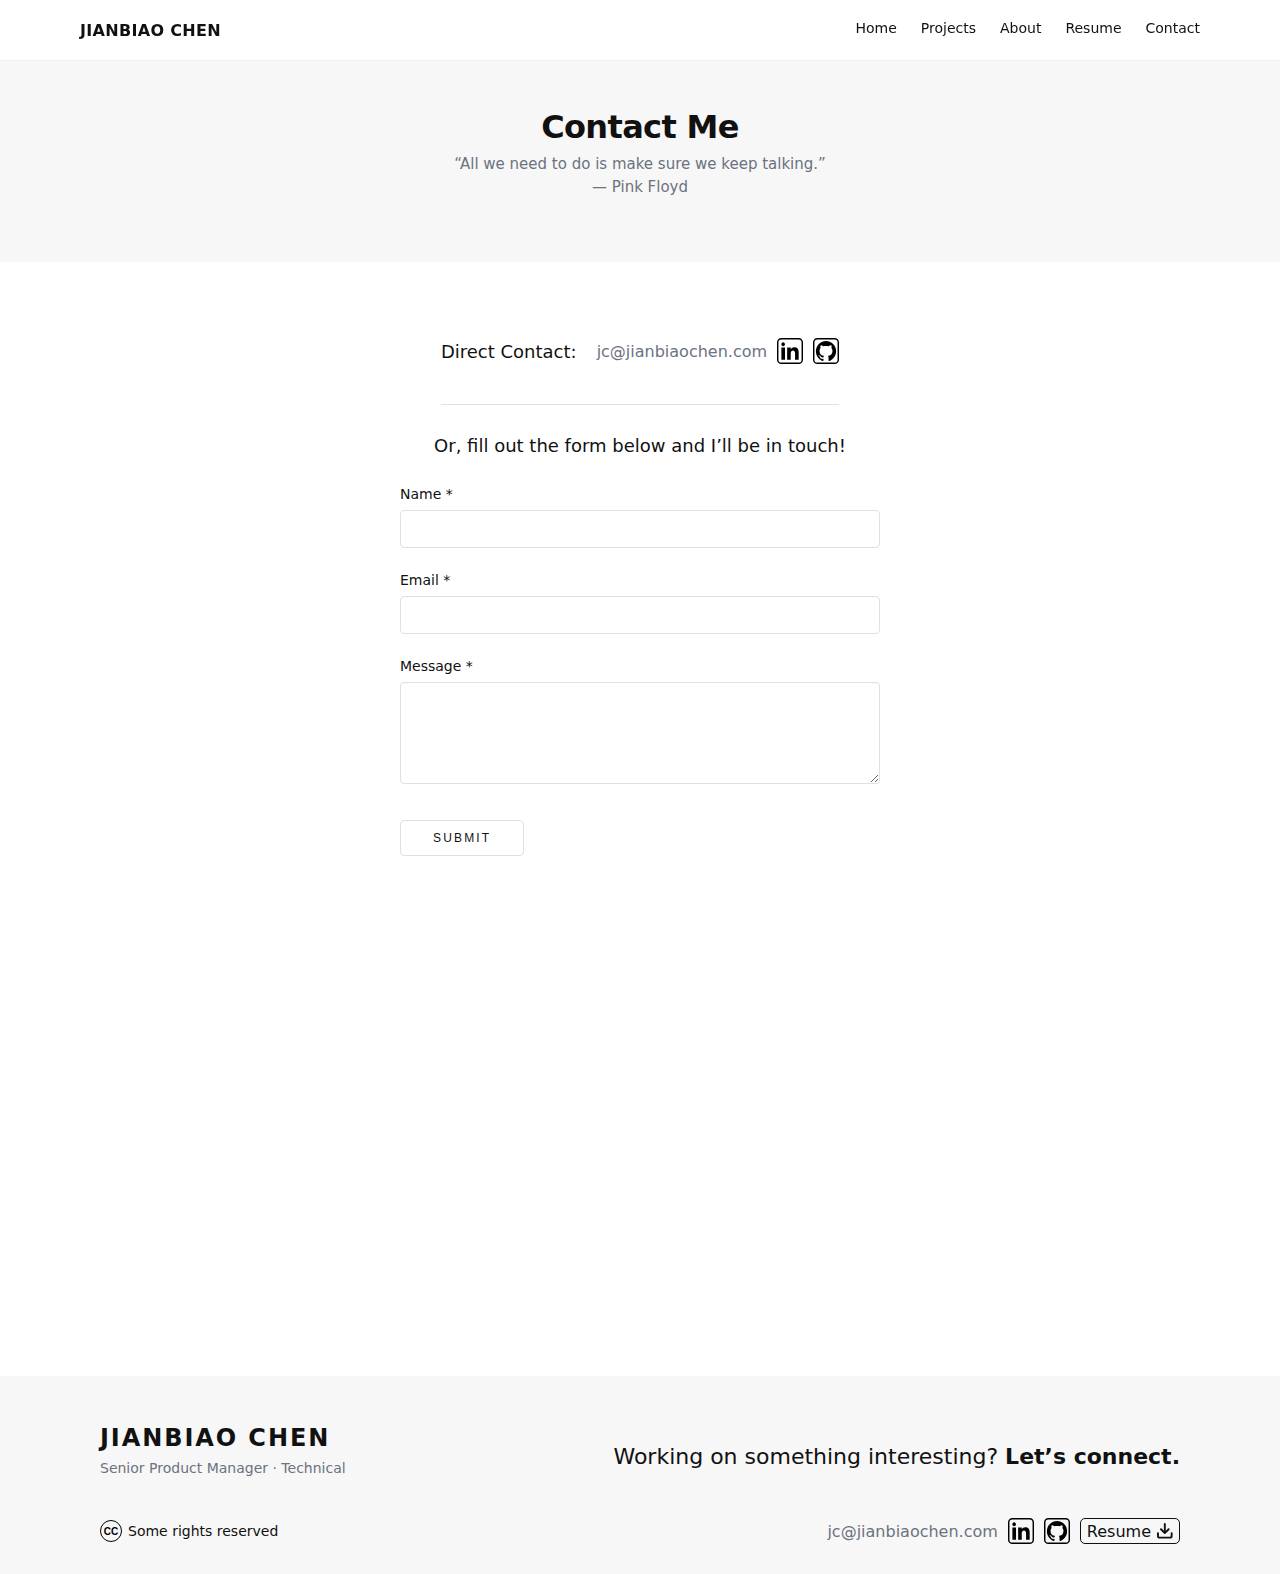
<file: html/contact/index.html>
<!DOCTYPE html>
<html lang="en">
<head>
  <meta charset="UTF-8" />
  <title>Contact | Jianbiao Chen</title>
  <meta name="viewport" content="width=device-width, initial-scale=1" />
  <link rel="apple-touch-icon" sizes="180x180" href="/assets/favicon/apple-touch-icon.png">
  <link rel="icon" type="image/png" sizes="96x96" href="/assets/favicon/favicon-96x96.png">
  <link rel="icon" type="image/png" sizes="48x48" href="/assets/favicon/favicon-48x48.png">
  <link rel="icon" type="image/png" sizes="32x32" href="/assets/favicon/favicon-32x32.png">
  <link rel="icon" type="image/png" sizes="16x16" href="/assets/favicon/favicon-16x16.png">
  <link rel="icon" href="/assets/favicon/favicon.ico" sizes="any">
  <link rel="icon" href="/favicon.ico" sizes="any">
  <link rel="stylesheet" href="/assets/css/layout.css">
  <link rel="stylesheet" href="/assets/css/components.css">
  <link rel="stylesheet" href="/assets/css/contact.css">
  <!-- Google tag (gtag.js) -->
  <script async src="https://www.googletagmanager.com/gtag/js?id=G-K5G4R9TS3F"></script>
  <script>
    window.dataLayer = window.dataLayer || [];
    function gtag(){dataLayer.push(arguments);}
    gtag('js', new Date());

    gtag('config', 'G-K5G4R9TS3F');
  </script>
</head>
<body>
  <header class="site-header">
    <div class="container nav">
      <a href="/"><div class="logo">JIANBIAO CHEN</div></a>

      <nav class="nav-links nav-links-desktop">
        <a href="/">Home</a>
        <a href="/html/projects/">Projects</a>
        <a href="/html/about/">About</a>
        <a class="nav-link-resume-desktop" href="/html/resume/" target="_blank">Resume</a>
        <a class="nav-link-resume-mobile" href="/assets/files/Jianbiao-Chen-Resume.pdf" target="_blank" rel="noopener">Resume</a>
        <a href="/html/contact/">Contact</a>
      </nav>

      <button class="nav-hamburger" type="button"
        aria-label="Open menu" aria-controls="mobileNav" aria-expanded="false">
        <span></span><span></span><span></span>
      </button>
    </div>

    <!-- Dropdown panel anchored to header -->
    <div class="mobile-nav" id="mobileNav" aria-hidden="true">
      <nav class="mobile-nav-inner">
        <a href="/">Home</a>
        <a href="/html/projects/">Projects</a>
        <a href="/html/about/">About</a>
        <a class="nav-link-resume-desktop" href="/html/resume/" target="_blank">Resume</a>
        <a class="nav-link-resume-mobile" href="/assets/files/Jianbiao-Chen-Resume.pdf" target="_blank" rel="noopener">Resume</a>
        <a href="/html/contact/">Contact</a>
      </nav>
    </div>
  </header>

  <main>
    <!-- Hero -->
    <section class="sub-hero" id="top">
      <div class="sub-hero-container">
        <div>
          <h1 class="sub-hero-title">
            Contact Me
          </h1>
          <p class="sub-hero-text">
            “All we need to do is make sure we keep talking.”<br>— Pink Floyd
          </p>
        </div>
      </div>
    </section>

    <section class="contact-section" id="contact">

      <div class="contact-section-direct">
        <div class="contact-section-direct-title">
        Direct Contact:
        </div>
        <div class="footer-email-wrapper">
            <div class="footer-email mobile-email" id="copyEmail">jc@jianbiaochen.com</div>
            <div class="tooltip" id="emailTooltip">Click to copy</div>
        </div>
        
        <a href="https://www.linkedin.com/in/jianbiaochen/" target="_blank" rel="noopener noreferrer" class="social-link-btn mobile-content-link-btn">
            <svg width="26" height="26" viewBox="0 0 18 18" xmlns="http://www.w3.org/2000/svg">
                <g clip-path="url(#clip0_1128353_2539)">
                    <rect x="0.5" y="0.5" width="17" height="17" rx="2.5" stroke="#000"/>
                    <path d="M5.51836 4.33393C5.5182 4.68753 5.38537 5.02658 5.14911 5.27649C4.91285 5.5264 4.59251 5.6667 4.25855 5.66652C3.9246 5.66634 3.60438 5.5257 3.36836 5.27554C3.13234 5.02539 2.99983 4.6862 3 4.33259C3.00017 3.97899 3.13299 3.63994 3.36925 3.39003C3.60551 3.14012 3.92586 2.99982 4.25981 3C4.59377 3.00018 4.91398 3.14081 5.15 3.39097C5.38603 3.64113 5.51853 3.98032 5.51836 4.33393ZM5.55614 6.6538H3.03778V15H5.55614V6.6538ZM9.53515 6.6538H7.02938V15H9.50997V10.6202C9.50997 8.18038 12.5131 7.95373 12.5131 10.6202V15H15V9.71363C15 5.60052 10.5551 5.75385 9.50997 7.77374L9.53515 6.6538Z" fill="currentColor"/>
                </g>
            </svg>
        </a>

        <a href="https://github.com/chenjic215/" target="_blank" rel="noopener noreferrer"  class="social-link-btn mobile-content-link-btn">
            <svg width="26" height="26" viewBox="0 0 18 18" xmlns="http://www.w3.org/2000/svg">
                <g clip-path="url(#clip0_1128353_2547)">
                    <rect x="0.5" y="0.5" width="17" height="17" rx="2.5" stroke="#000"/>
                    <path d="M9 2C8.08075 2 7.17049 2.18556 6.32122 2.54607C5.47194 2.90659 4.70026 3.43501 4.05025 4.10115C2.7375 5.4465 2 7.27118 2 9.17379C2 12.3446 4.009 15.0348 6.788 15.9889C7.138 16.0463 7.25 15.8239 7.25 15.6302V14.4178C5.311 14.8483 4.898 13.4565 4.898 13.4565C4.576 12.6244 4.121 12.402 4.121 12.402C3.484 11.9572 4.17 11.9716 4.17 11.9716C4.87 12.0218 5.241 12.7105 5.241 12.7105C5.85 13.8009 6.879 13.4781 7.278 13.3059C7.341 12.8396 7.523 12.5239 7.719 12.3446C6.165 12.1653 4.534 11.5483 4.534 8.8151C4.534 8.01881 4.8 7.38034 5.255 6.871C5.185 6.69166 4.94 5.94558 5.325 4.97712C5.325 4.97712 5.913 4.78343 7.25 5.70885C7.803 5.55103 8.405 5.47211 9 5.47211C9.595 5.47211 10.197 5.55103 10.75 5.70885C12.087 4.78343 12.675 4.97712 12.675 4.97712C13.06 5.94558 12.815 6.69166 12.745 6.871C13.2 7.38034 13.466 8.01881 13.466 8.8151C13.466 11.5555 11.828 12.1581 10.267 12.3374C10.519 12.5598 10.75 12.9974 10.75 13.6646V15.6302C10.75 15.8239 10.862 16.0535 11.219 15.9889C13.998 15.0276 16 12.3446 16 9.17379C16 8.23171 15.8189 7.29886 15.4672 6.4285C15.1154 5.55813 14.5998 4.7673 13.9497 4.10115C13.2997 3.43501 12.5281 2.90659 11.6788 2.54607C10.8295 2.18556 9.91925 2 9 2Z" fill="currentColor"/>
                </g>
            </svg>
        </a>
      </div>

      <div class="form-container">
        <form action="https://formspree.io/f/xvgeqoqg" method="POST" class="contact-form" autocomplete="on" novalidate>

          <div class="contact-form-intro"> 
            Or, fill out the form below and I’ll be in touch!
          </div>
          <div class="contact-field">
            <label for="contact-name">Name *</label>
            <input
              type="text"
              id="contact-name"
              name="name"
              required
            />
            <div class="field-error" aria-live="polite"></div>
          </div>

          <div class="contact-field">
            <label for="contact-email">Email *</label>
            <input
              type="email"
              id="contact-email"
              name="email"
              required
            />
            <div class="field-error" aria-live="polite"></div>
          </div>

          <div class="contact-field">
            <label for="contact-message">Message *</label>
            <textarea
              id="contact-message"
              name="message"
              rows="5"
              required
            ></textarea>
            <div class="field-error" aria-live="polite"></div>
          </div>

          <button type="submit" class="contact-submit-btn">
            Submit
          </button>
          <p id="contact-form-status"></p>
        </form>
      </div>

      <div class="contact-map">
        <iframe
          src="https://www.google.com/maps/embed?pb=!1m18!1m12!1m3!1d106235.63431468712!2d-117.85578697310399!3d33.686596604084905!2m3!1f0!2f0!3f0!3m2!1i1024!2i768!4f13.1!3m3!1m2!1s0x80dcdd0e689140e3%3A0xa77ab575604a9a39!2sIrvine%2C%20CA!5e0!3m2!1sen!2sus!4v1764832389891!5m2!1sen!2sus"
          allowfullscreen=""
          loading="lazy"
          referrerpolicy="no-referrer-when-downgrade">
        </iframe>
      </div>
    </section>
  </main>

    <!-- Footer -->
  <footer class="site-footer" id="contact">
    <div class="container">
      <div class="footer-top">
        <div class="footer-top-left">
          <div class="footer-brand">JIANBIAO CHEN</div>
          <div class="footer-brand-note">Senior Product Manager · Technical</div>
        </div>
        <div class="footer-top-right">
            Working on something interesting?
            <span style="font-weight: 600;">Let’s connect.</span>
        </div>
      </div>
      <div class="footer-bottom">
        <div class="footer-bottom-left">
            <div class="footer-cc">CC</div>
            <a href="https://creativecommons.org/version4/">
              Some rights reserved
            </a>
        </div>
        <div class="footer-bottom-right">
            <div class="footer-email-wrapper">
                <div class="footer-email" id="copyEmail">jc@jianbiaochen.com</div>
                <div class="tooltip" id="emailTooltip">Click to copy</div>
            </div>
            
            <a href="https://www.linkedin.com/in/jianbiaochen/" target="_blank" rel="noopener noreferrer" class="social-link-btn">
                <svg width="26" height="26" viewBox="0 0 18 18" xmlns="http://www.w3.org/2000/svg">
                    <g clip-path="url(#clip0_1128353_2539)">
                        <rect x="0.5" y="0.5" width="17" height="17" rx="2.5" stroke="#000"/>
                        <path d="M5.51836 4.33393C5.5182 4.68753 5.38537 5.02658 5.14911 5.27649C4.91285 5.5264 4.59251 5.6667 4.25855 5.66652C3.9246 5.66634 3.60438 5.5257 3.36836 5.27554C3.13234 5.02539 2.99983 4.6862 3 4.33259C3.00017 3.97899 3.13299 3.63994 3.36925 3.39003C3.60551 3.14012 3.92586 2.99982 4.25981 3C4.59377 3.00018 4.91398 3.14081 5.15 3.39097C5.38603 3.64113 5.51853 3.98032 5.51836 4.33393ZM5.55614 6.6538H3.03778V15H5.55614V6.6538ZM9.53515 6.6538H7.02938V15H9.50997V10.6202C9.50997 8.18038 12.5131 7.95373 12.5131 10.6202V15H15V9.71363C15 5.60052 10.5551 5.75385 9.50997 7.77374L9.53515 6.6538Z" fill="currentColor"/>
                    </g>
                </svg>
            </a>

            <a href="https://github.com/chenjic215/" target="_blank" rel="noopener noreferrer"  class="social-link-btn">
                <svg width="26" height="26" viewBox="0 0 18 18" xmlns="http://www.w3.org/2000/svg">
                    <g clip-path="url(#clip0_1128353_2547)">
                        <rect x="0.5" y="0.5" width="17" height="17" rx="2.5" stroke="#000"/>
                        <path d="M9 2C8.08075 2 7.17049 2.18556 6.32122 2.54607C5.47194 2.90659 4.70026 3.43501 4.05025 4.10115C2.7375 5.4465 2 7.27118 2 9.17379C2 12.3446 4.009 15.0348 6.788 15.9889C7.138 16.0463 7.25 15.8239 7.25 15.6302V14.4178C5.311 14.8483 4.898 13.4565 4.898 13.4565C4.576 12.6244 4.121 12.402 4.121 12.402C3.484 11.9572 4.17 11.9716 4.17 11.9716C4.87 12.0218 5.241 12.7105 5.241 12.7105C5.85 13.8009 6.879 13.4781 7.278 13.3059C7.341 12.8396 7.523 12.5239 7.719 12.3446C6.165 12.1653 4.534 11.5483 4.534 8.8151C4.534 8.01881 4.8 7.38034 5.255 6.871C5.185 6.69166 4.94 5.94558 5.325 4.97712C5.325 4.97712 5.913 4.78343 7.25 5.70885C7.803 5.55103 8.405 5.47211 9 5.47211C9.595 5.47211 10.197 5.55103 10.75 5.70885C12.087 4.78343 12.675 4.97712 12.675 4.97712C13.06 5.94558 12.815 6.69166 12.745 6.871C13.2 7.38034 13.466 8.01881 13.466 8.8151C13.466 11.5555 11.828 12.1581 10.267 12.3374C10.519 12.5598 10.75 12.9974 10.75 13.6646V15.6302C10.75 15.8239 10.862 16.0535 11.219 15.9889C13.998 15.0276 16 12.3446 16 9.17379C16 8.23171 15.8189 7.29886 15.4672 6.4285C15.1154 5.55813 14.5998 4.7673 13.9497 4.10115C13.2997 3.43501 12.5281 2.90659 11.6788 2.54607C10.8295 2.18556 9.91925 2 9 2Z" fill="currentColor"/>
                    </g>
                </svg>
            </a>

            <a href="/assets/files/Jianbiao-Chen-Resume.pdf" class="resume-download-btn" download>
                Resume
                <svg class="resume-download-btn-icon" viewBox="0 0 21 21" xmlns="http://www.w3.org/2000/svg">
                    <path d="M19.25 13.25V17.25C19.25 17.7804 19.0393 18.2891 18.6642 18.6642C18.2891 19.0393 17.7804 19.25 17.25 19.25H3.25C2.71957 19.25 2.21086 19.0393 1.83579 18.6642C1.46071 18.2891 1.25 17.7804 1.25 17.25V13.25M5.25 8.25L10.25 13.25M10.25 13.25L15.25 8.25M10.25 13.25V1.25" stroke="currentColor" stroke-width="2.5" stroke-linecap="round" stroke-linejoin="round"/>
                </svg>
            </a>
        </div>
      </div>

    </div>
  </footer>

  <script src="/assets/js/site.js" defer></script>
  <script src="/assets/js/contact.js" defer></script>

</body>
</html>
</file>
<file: assets/css/layout.css>
:root {
  --color-bg: #ffffff;
  --color-bg-alt: #f7f7f7;
  --color-bg-dark: #111111;
  --color-surface: #ffffff;
  --color-surface-soft: #f9fafb;
  --color-border: #e0e0e0;
  --color-text: #111111;
  --color-text-muted: #6b7280;
  --color-accent: #4a6cf7;
  --color-accent-soft: #e0e7ff;
  --color-accent-strong: #1d4ed8;




  --radius-lg: 18px;
  --radius-md: 12px;
  --shadow-soft: 0 18px 45px rgba(0, 0, 0, 0.06);
  --shadow-medium: 0 20px 40px rgba(0, 0, 0, 0.08);
  --shadow-strong: 0 25px 50px rgba(0, 0, 0, 0.1);
  
  --max-width: 1120px;
  --max-width-small: 960px;
  --max-width-large: 1360px;
  --transition-fast: 0.18s ease-out;
  /* --font-sans: system-ui, -apple-system, BlinkMacSystemFont, "SF Pro Text",
    "Helvetica Neue", Arial, sans-serif; */
  --font-family: system-ui, -apple-system, BlinkMacSystemFont, "SF Pro Text",
        "Segoe UI", sans-serif;
}

* {
  box-sizing: border-box;
}

html,
body {
  margin: 0;
  padding: 0;
  font-family: var(--font-family);
  background: var(--color-bg);
  color: var(--color-text);
  -webkit-font-smoothing: antialiased;
  -moz-osx-font-smoothing: grayscale;
}

img {
  max-width: 100%;
  display: block;
}

a {
  color: inherit;
  text-decoration: none;
}

main {
  padding-bottom: 5rem;
}

section {
  padding: 4.25rem 0 6.125rem;
}

section .section-subheading {
  margin: 0 auto 2.5rem;
  font-size: 0.875rem;
  color: var(--color-text-muted);
  line-height: 1.5;
}

h1 {
  font-size: 2rem;
  font-weight: 700;
  line-height: 1.1;
  margin: 1.2rem 0 2rem;
}

h2 {
  font-size: 1.5rem;
  font-weight: 700;
  margin: 0 0 1rem 0;
}

.container {
  width: 100%;
  max-width: var(--max-width);
  margin: 0 auto;
  padding: 0 20px;
}
</file>
<file: assets/css/components.css>
/*
=========================
  Header / Nav
========================= 
*/

.site-header {
  position: sticky;
  top: 0;
  z-index: 100;
  background: rgba(255, 255, 255, 0.96);
  backdrop-filter: blur(10px);
  border-bottom: 1px solid #f1f1f1;
}

.nav {
  display: flex;
  align-items: center;
  justify-content: space-between;
  padding: 20px 0;
}

.logo {
  font-size: 16px;
  letter-spacing: 0.02em;
  text-transform: uppercase;
  font-weight: 600;
}

.nav-links {
  display: flex;
  gap: 24px;
  font-size: 14px;
}

.nav-links a {
  position: relative;
  padding-bottom: 4px;
}

.nav-links a::after {
  content: "";
  position: absolute;
  left: 0;
  bottom: 0;
  width: 0;
  height: 2px;
  background: #000;
  transition: width var(--transition-fast);
}

.nav-links a:hover::after {
  width: 100%;
}

.nav-links a.active::after {
  width: 100%;
}

.nav-links a.active {
  font-weight: 600;
}

/* Desktop: hide hamburger + mobile dropdown */
.nav-hamburger { display: none; }
.mobile-nav { display: none; }
.nav-link-resume-mobile { display: none; }
.nav-link-resume-desktop { display: inline-flex; }

/* Mobile */
@media (max-width: 768px) {
  .nav-links-desktop { 
    display: none; 
  }
  .nav-link-resume-mobile {
    display: inline-flex; 
    justify-content: center;
  }
  .nav-link-resume-desktop {
    display: none;
  }

  .nav-hamburger {
    display: inline-flex;
    width: 42px;
    height: 42px;
    border: 1px solid rgba(0,0,0,0.12);
    background: rgba(255,255,255,0.96);
    border-radius: 12px;
    cursor: pointer;
    align-items: center;
    justify-content: center;
    gap: 5px;
    flex-direction: column;
    position: relative;
    margin-right: 10px;
  }

  .logo {
    margin-left: 20px;
  }


  .site-header {
    position: sticky;
    top: 0;
  }

  /* Hamburger styling */
  .nav-hamburger {
    width: 42px;
    height: 42px;
    border: 0px solid rgba(0,0,0,0.12);
    background: rgba(255,255,255,0.96);
    border-radius: 12px;
    cursor: pointer;
    align-items: center;
    justify-content: center;
    gap: 5px;
    flex-direction: column;
  }
  .nav-hamburger span {
    width: 18px;
    height: 2px;
    background: #000;
    display: block;
    transition: transform 200ms ease, opacity 200ms ease;
  }

  /* Open state: turn into X */
  .nav-hamburger.is-open span:nth-child(1) {
    transform: translateY(7px) rotate(45deg);
  }

  .nav-hamburger.is-open span:nth-child(2) {
    opacity: 0;
  }

  .nav-hamburger.is-open span:nth-child(3) {
    transform: translateY(-7px) rotate(-45deg);
  }

  /* Dropdown panel */
  .mobile-nav {
    display: block;
    position: absolute;
    left: 0;
    right: 0;

    top: 100%;

    background: rgba(255,255,255,0.98);
    backdrop-filter: blur(10px);
    -webkit-backdrop-filter: blur(10px);
    box-shadow: 0 14px 24px -12px rgba(0, 0, 0, 0.22);
    border-bottom: 1px solid var(--color-border);

    max-height: 0;
    overflow: hidden;
    opacity: 0;
    transform: translateY(-8px);
    transition: max-height 260ms ease, opacity 200ms ease, transform 260ms ease;
  }

  .mobile-nav.is-open {
    max-height: 420px;
    opacity: 1;
    transform: translateY(0);
  }

  .mobile-nav-inner {
    display: flex;
    flex-direction: column;
    padding: 10px 16px 16px;
    align-items: center;
    text-align: center;
    gap: 0;
    border-top: 1px solid var(--color-border);
    background-color: var(--color-surface-soft);
  }

  .mobile-nav-inner a {
    width: 100%;
    max-width: 420px;
    padding: 20px 10px;
    font-size: 20px;
    border-top: 0px solid rgba(0,0,0,0.08);
  }

  .mobile-nav-inner a:first-child {
    border-top: none;
  }

  .mobile-nav-inner a.active {
    font-weight: 700;
  }
}

/* 
=========================
  HERO
========================= 
*/

.hero {
  padding: 48px 0 78px;
  background: var(--color-bg);
}

.hero-grid {
  display: grid;
  grid-template-columns: minmax(0, 1.2fr) minmax(0, 1fr);
  gap: 3.5rem;
  align-items: center;
}

.hero-kicker {
  font-size: 0.85rem;
  letter-spacing: 0.12em;
  text-transform: uppercase;
  color: var(--color-accent-strong);
  font-weight: 600;
  margin-bottom: 1rem;
}

.hero-title {
  font-size: 2rem;
  font-weight: 700;
  line-height: 1.3;
  margin: 1.2rem 0 2rem;
}

.hero-text {
  font-size: 1.1rem;
  line-height: 1.8;
  color: var(--color-text-muted);
  max-width: 34rem;
  margin-bottom: 2rem;

  .highlight {
    font-weight: 700;
    /* color: var(--color-accent-strong); */
  }

  .hero-text-block {
    margin-bottom: 2rem;
  }
}


.hero-meta {
  display: flex;
  flex-wrap: wrap;
  gap: 1rem;
  font-size: 0.85rem;
  color: var(--color-text-muted);
  margin-bottom: 2.2rem;
}

.hero-meta-pill {
  padding: 0.35rem 0.75rem;
  border-radius: 999px;
  border: 1px solid var(--color-border);
  background: var(--color-surface-soft);
}

.hero-actions {
  display: flex;
  flex-wrap: wrap;
  gap: 0.9rem;
}

.hero-aside {
  background: var(--color-surface);
  border-radius: 16px;
  border: 1px solid var(--color-border);
  padding: 1.2rem 1.3rem;
  box-shadow: 0 18px 40px rgba(0, 0, 0, 0.06);
}

.hero-aside-top {
  display: flex;
  align-items: center;
  gap: 0.8rem;
  margin-bottom: 1rem;
}

.hero-image-box {
  width: 8rem;
  height: 8rem;
  border-radius: 999px;
  overflow: hidden;
  flex-shrink: 0;
  margin-top:-5rem;
}

.hero-image-box img {
  width: 100%;
  height: 100%;
  object-fit: cover;
  object-position: 50% 0%;
}

.hero-aside-top-right {
  display: flex;
  flex-direction: column;
}

.hero-aside-label {
  font-size: 0.8rem;
  text-transform: uppercase;
  letter-spacing: 0.14em;
  color: var(--color-text-muted);
  margin-bottom: 0.6rem;
}

.hero-aside-title {
  font-size: 1rem;
  font-weight: 600;
  margin-bottom: 0.4rem;
}

.hero-aside-text {
  font-size: 0.9rem;
  line-height: 1.6;
  margin-bottom: 0.9rem;
}

.hero-aside-tags {
  display: flex;
  flex-wrap: wrap;
  gap: 0.5rem;
}

/* 
=========================
  Tags
========================= 
*/

.tag {
  font-size: 0.75rem;
  padding: 0.25rem 0.5rem;
  line-height: 1;
  display: inline-flex;
  align-items: center;
  justify-content: center;

  border-radius: 8px;
  border: 1px solid var(--color-border);
  background: var(--color-surface-soft);
  color: var(--color-text-muted);
}


/* 
=========================
  SUBHERO
========================= 
*/

.sub-hero {
    padding: 30px 0 40px;
    background: var(--color-bg-alt);
}

.sub-hero-container{
    display:flex;
    flex-direction: column;
    align-items: center;
    text-align: center;
    gap: 16px;
}

.sub-hero-title {
    font-size: 32px;
    font-weight: 600;
    letter-spacing: -0.02em;
    margin-bottom: 8px;
}

.sub-hero-text {
    font-size: 15px;
    color: var(--color-text-muted);
    max-width: 580px;
    margin: 0 auto 24px;
    line-height: 1.5;

}

.sub-hero-action-btn {
    display: inline-flex;
    align-items: center;
    justify-content: center;
    padding: 6px 16px;
    border-radius: 6px;
    border: 1px solid #111;
    background: transparent;
    color: #111;
    font-size: 15px;
    font-weight: 500;
    cursor: pointer;
    transition: background var(--transition-fast), color var(--transition-fast),
        box-shadow var(--transition-fast), transform var(--transition-fast);
    text-decoration: none;
    white-space: nowrap;
    width: 120px;         
    height: 40px;
}

.sub-hero-action-btn-icon {
    width: 25px;
    height: 25px;
    margin-right: 6px;
}

.sub-hero-action-btn:hover {
    background: #000;
    color: #fff;
    box-shadow: 0 10px 30px rgba(0, 0, 0, 0.2);
    transform: translateY(-1px);

}

/* 
=========================
  Buttons
========================= 
*/

.btn {
  display: inline-flex;
  align-items: center;
  justify-content: center;
  padding: 8px 16px;
  border-radius: 8px;
  border: 1px solid #111;
  background: #FFFFFF;
  color: #111;
  font-size: 13px;
  font-weight: 500;
  cursor: pointer;
  transition: background var(--transition-fast), color var(--transition-fast),
    box-shadow var(--transition-fast), transform var(--transition-fast);
  text-decoration: none;
  white-space: nowrap;
}

.btn:hover {
  background: #000;
  color: #fff;
  box-shadow: 0 10px 30px rgba(0, 0, 0, 0.2);
  transform: translateY(-1px);
}

.btn-outline {
  background: #fff;
  color: #111;
}

.btn-outline:hover {
  background: #111;
  color: #fff;
}

.btn-primary,
.btn-ghost {
  display: inline-flex;
  align-items: center;
  gap: 0.35rem;
  border-radius: 999px;
  font-size: 0.95rem;
  padding: 0.65rem 1.3rem;
  border: 1px solid transparent;
  cursor: pointer;
  background: none;
}

.btn-primary {
  background: var(--color-accent);
  border-color: var(--color-accent);
  color: #ffffff;
  box-shadow: 0 10px 30px rgba(0, 0, 0, 0.12);
  transition: background 0.15s ease, box-shadow 0.15s ease,
    transform 0.15s ease;
}

.btn-primary:hover {
  background: var(--color-accent-strong);
  box-shadow: 0 14px 40px rgba(0, 0, 0, 0.16);
  transform: translateY(-1px);
}

.btn-ghost {
  border-color: var(--color-border);
  color: var(--color-text-muted);
  background: var(--color-surface-soft);
  transition: background 0.15s ease, border-color 0.15s ease,
    color 0.15s ease;
}

.btn-ghost:hover {
  border-color: var(--color-accent);
  color: var(--color-text);
  background: var(--color-accent-soft);
}

/*
=========================
  Footer
========================= 
*/

.site-footer {
  padding: 48px 0 30px;
  background: var(--color-bg-alt);
}

.footer-top {
  display: flex;
  justify-content: space-between;
  gap: 24px;
}

.footer-top-left {
    display: inline;
}

.footer-brand {
  font-size: 24px;
  letter-spacing: 0.08em;
  text-transform: uppercase;
  font-weight: 600;
  margin-bottom: 8px;
}

.footer-brand-note {
    font-size: 14px;
    color: var(--color-text-muted);
    margin-bottom: 16px;
}

.footer-top-right {
    display: inline;
    font-size: 22px;
    margin-top: 20px;
}


.footer-bottom {
  margin-top: 26px;
  display: flex;
  justify-content: space-between;
}

.footer-bottom-left {
    display: flex;
    align-items: center;
    white-space: nowrap;
    font-size: 14px;
}

.footer-cc {
    width: 22px;          
    height: 22px;

    border: 1px solid #000; 
    border-radius: 50%;      
    background-color: #00000000;   
    color: black;           

    display: flex;          
    align-items: center;
    justify-content: center;

    font-weight: 600;
    font-size: 10px;         
    font-family: sans-serif; 

    margin-right: 6px;

}

.footer-bottom-right {
    display: flex;
    gap: 10px;
    align-items: center;
}

.footer-email-wrapper {
  position: relative;
  display: inline-block;
  cursor: pointer;
}

.tooltip {
  position: absolute;
  bottom: 120%;
  left: 50%;
  transform: translateX(-50%);
  
  background: #333;
  color: #fff;
  padding: 6px 10px;
  font-size: 12px;
  border-radius: 4px;
  white-space: nowrap;
  
  opacity: 0;
  pointer-events: none;
  transition: opacity 0.2s ease;
}

/* Arrow */
.tooltip::after {
  content: "";
  position: absolute;
  top: 100%;
  left: 50%;
  transform: translateX(-50%);
  border-width: 5px;
  border-style: solid;
  border-color: #333 transparent transparent transparent;
}

.footer-email-wrapper:hover .tooltip {
  opacity: 1;
}

.footer-email {
    font-size: 16px;
    font-weight: 500;
    color: var(--color-text-muted);
}

.social-link-btn {
    display: flex; 
    align-items: center;
    width: 26px;
    height: 26px;
    fill: transparent;
    color: #000; 
    cursor: pointer;
    transition: background var(--transition-fast), color var(--transition-fast),
        box-shadow var(--transition-fast), transform var(--transition-fast);
    text-decoration: none;
    white-space: nowrap;
}

.social-link-btn svg {
    width: 26px;
    height: 26px;
}

.social-link-btn:hover {
  box-shadow: 0 10px 30px rgba(0, 0, 0, 0.2);
  transform: translateY(-1px);
  fill: #000;
  color: #fff;
}

.resume-download-btn {
    height: 26px;
    border-radius: 5px;
    padding: 6px 6px;
    border: 1px solid #111;

    display: inline-flex;
    align-items: center;
    cursor: pointer;
    transition: background var(--transition-fast), color var(--transition-fast),
        box-shadow var(--transition-fast), transform var(--transition-fast);
    text-decoration: none;
    white-space: nowrap;
}

.resume-download-btn-icon {
    width: 16px;
    height: 16px;
    margin-left: 6px;
    fill: transparent;
}

.resume-download-btn:hover {
    box-shadow: 0 10px 30px rgba(0, 0, 0, 0.2);
    transform: translateY(-1px);
    background: #000;
    color: #fff;

    .resume-download-btn-icon {
        fill: #000;
        color: #fff;
    }
}

/* =========================
   Footer responsive overrides
   ========================= */

/* Tablet and down */
@media (max-width: 980px) {
  .site-footer {
    padding: 36px 0 26px;
  }

  .footer-top
  .footer-bottom {
    gap: 16px;
  }

  .footer-bottom-left {
    white-space: normal;
  }

  .footer-email {
    word-break: break-word;
  }
}

/* Mobile */
@media (max-width: 768px) {
  .footer-top {
    flex-direction: column;
    align-items: flex-start;
    gap: 12px;
  }

  .footer-top-right {
    display: none;
  }

  .footer-brand {
    font-size: 18px;
    margin-bottom: 6px;
  }

  .footer-brand-note {
    font-size: 13px;
    margin-bottom: 6px;
  }

  .footer-bottom {
    flex-direction: column;
    align-items: flex-start;
    gap: 28px;
  }
  .footer-bottom-right { order: 1; width: 100%; }
  .footer-bottom-left  { order: 2; width: 100%; }

  .footer-bottom-right {
    display: grid;

    /* email row + buttons row */
    grid-template-columns: max-content max-content max-content;
    grid-auto-rows: auto;

    justify-content: start;
    justify-items: start;

    column-gap: 30px;
    row-gap: 24px;

    align-items: center;
  }

  .footer-bottom-right .footer-email-wrapper {
    grid-column: 1 / -1;
    justify-self: start;
  }
  

  .footer-bottom-right a.social-link-btn,
  .footer-bottom-right a.resume-download-btn {
    grid-row: 2;
  }

  .footer-email {
    font-size: 16px;
    max-width: 100%;
    overflow-wrap: anywhere;
  }


  .footer-bottom-left {
    order: 2;
    width: 100%;
  }

  .footer-bottom-left a {
    pointer-events: none;
    cursor: default;
    text-decoration: none;
    color: inherit;
  }

  .tooltip {
    left: 0;
    transform: none;
  }
  .tooltip::after {
    left: 18px;
    transform: none;
  }
  
  .social-link-btn,
  .resume-download-btn {
    height: 26px;
    width: fit-content;
    max-width: 100%;
  }

  .social-link-btn {
    width: 26px;
  }

  .resume-download-btn {
    padding: 8px 10px;
  }
}

/* Small phones */
/* @media (max-width: 420px) {
  .footer-top-right {
    font-size: 16px;
  }
} */
</file>
<file: assets/css/index.css>
.hero-aside-mobile-tag {
  display: none;
}

.hero-kicker-mobile {
  display: none;
}

/* =========================
   BRANDS SECTION
   ========================= */

.brands-section {
  background: var(--color-bg-alt);
  padding: 30px 0;
}

.brands-title {
  text-align: center;
  font-size: 13px;
  font-weight: 600;
  text-transform: uppercase;
  letter-spacing: 0.16em;
  color: var(--color-text-muted);
  margin-bottom: 16px;
}

.brands-row {
  display: flex;
  align-items: center;
  justify-content: center;
  flex-wrap: nowrap;
  gap: 48px;
}

.brand-logo {
  height: 30px;
}

/* =========================
   VALUE AREAS
   ========================= */

.value-section {
  background: var(--color-bg);
}

.section-heading {
  text-align: center;
}

.section-subheading {
  text-align: center;
  max-width: 560px;
}

.value-grid {
  display: grid;
  grid-template-columns: repeat(3, minmax(0, 1fr));
  gap: 26px;
}

.value-card {
  border: 1px solid var(--color-border);
  border-radius: var(--radius-md);
  background: #fff;
  overflow: hidden;
  display: flex;
  flex-direction: column;
  min-height: 240px;
}

.value-card-body {
  padding: 20px 20px 24px;
}

.value-card-title {
  font-size: 1rem;
  font-weight: 600;
  margin-bottom: 6px;
}

.spacer {
  height: 1px;
  width: 90%;
  border: 0.5px solid var(--color-border);
  margin: 10px 0 16px;
}

.value-card-text {
  font-size: 0.875rem;
  line-height: 1.6;
  margin-bottom: 22px;
}

.skill-list-label {
  font-size: 0.75rem;
  font-weight: 600;
  margin-bottom: 12px;
  color: var(--color-text-muted);
  opacity: 0.8;
}

.skill-list-box {
  display: flex;
  flex-wrap: wrap;
  gap: 8px;
}

/* =========================
   HOW I WORK SECTION
   ========================= */

.work-style-section {
  background: var(--color-bg-alt);
}

.work-style-grid {
  display: grid;
  grid-template-columns: 1fr 1fr;
  gap: 4rem;
  align-items: center;
}

.work-style-kicker {
  text-transform: uppercase;
  font-size: 0.8rem;
  font-weight: 700;
  letter-spacing: 0.14em;
  color: var(--color-text-muted);
  margin-bottom: 0.75rem;
}

.work-style-text {
  font-size: 1.05rem;
  line-height: 1.6;
  color: var(--color-text-muted);
  max-width: 42rem;
}

.work-style-subkicker {
  text-transform: uppercase;
  font-size: 1.5rem;
  font-weight: 700;
  letter-spacing: 0.14em;
  color: var(--color-text-muted);
  margin-bottom: 0.5rem;
}

.work-style-highlights {
  display: flex;
  flex-direction: column;
  gap: 1.8rem;
}

.highlight-card {
  background: var(--color-surface);
  border: 1px solid var(--color-border);
  border-radius: 12px;
  padding: 1.4rem 1.6rem;
  transition: box-shadow 0.25s ease, transform 0.25s ease;
}

.highlight-card:hover {
  transform: translateY(-4px);
  box-shadow: 0 14px 28px rgba(0, 0, 0, 0.07);
}

.highlight-number {
  font-size: 0.8rem;
  font-weight: 600;
  text-transform: uppercase;
  letter-spacing: 0.12em;
  color: var(--color-accent);
  margin-bottom: 0.35rem;
}

.highlight-title {
  font-size: 1.1rem;
  font-weight: 600;
  margin-bottom: 0.35rem;
  color: var(--color-text);
}

.highlight-text {
  font-size: 0.95rem;
  line-height: 1.55;
  color: var(--color-text-muted);
}

/* =========================
   TIMELINE SECTION
   ========================= */

.timeline-section {
  background: var(--color-bg);
  overflow: hidden;
}

.timeline-container {
  width: var(--max-width);
  margin: 0 auto;
  border-radius: 2px;
}

.timeline-container::after {
  content: "";
  display: table;
  clear: both;
}

.timeline-container .supplementary-text {
  color: var(--color-text-muted);
}

#timeline {
  position: relative;
}

#timeline::before {
  content: "";
  position: absolute;
  top: 14rem;
  left: 25px;
  height: calc(100% - 14rem);
  border-left: 0.14em dashed var(--color-border);
}

.timeline-block {
  position: relative;
  margin: 2em 0;
}

.timeline-block::after {
  content: "";
  display: table;
  clear: both;
}

.timeline-block:first-child {
  margin-top: 0;
}

.timeline-block:last-child {
  margin-bottom: 0;
}

.timeline-img {
  position: absolute;
  border-radius: 50%;
  background: #fff;
  border: 0.14em dashed var(--color-border);
  /* Desktop-only sizing is defined later at >=1170 originally.*/
}

.timeline-img-center {
  position: absolute;
  top: 50%;
  left: 50%;
  width: 0.8rem;
  height: 0.8rem;
  background: #000;
  border-radius: 50%;
  transform: translate(-50%, -50%);
}

.timeline-content {
  position: relative;
  background: #fff;
  border: 1px solid var(--color-border);
  border-radius: 8px;
  padding: 1em;
}

.timeline-content::after {
  content: "";
  display: table;
  clear: both;
}

.timeline-content h2 {
  font-size: 1.1rem;
  color: #000;
  margin: 0 0 5px;
}

.timeline-content p {
  margin: 1em 0;
  line-height: 1.6;
  font-size: 0.9rem;
}

.timeline-content .cd-right {
  color: #000;
  display: inline-block;
  font-size: 0.8125rem;
}

/* Info row inside timeline cards */
.timeline-content-info {
  background: var(--color-bg-alt);
  padding: 5px 10px;
  color: var(--color-text-muted);
  font-size: 0.875rem;
  border-radius: 2px;
  margin-top: 1rem;
}

.timeline-content-info .date-range-icon-box {
  width: 16px;
  height: 16px;
  display: inline-block;
  vertical-align: middle;
  margin-right: 6px;
  color: var(--color-text-muted);
}

.timeline-content-info-date {
  display: flex;
  align-items: center;
  gap: 6px;
}

.timeline-content .content-tags-box {
  display: flex;
  flex-wrap: wrap;
  gap: 0.4rem;
  justify-content: left;
}

/* Org logos */
.cd-right-orgnization-logo img {
  height: 34px;
  vertical-align: middle;
}

.cd-right-orgnization-logo img.ssit { height: 38px; }
.cd-right-orgnization-logo img.tsinghua { height: 40px; }
.cd-right-orgnization-logo img.mit { height: 34px; }
.cd-right-orgnization-logo img.mushang { height: 36px; }
.cd-right-orgnization-logo img.inxeption { height: 38px; }
.cd-right-orgnization-logo img.ibm { height: 30px; }
.cd-right-orgnization-logo img.lehigh { height: 48px; }

.cd-right-orgnization {
  margin-top: 10px;
  font-weight: 600;
  font-size: 1rem;
}

.cd-right-duration {
  margin-top: 4px;
  font-size: 0.8rem;
  color: #666;
}

.cd-right-connecterdot {
  margin: 0 6px;
  color: #666;
}

/* Default arrow (desktop overrides later) */
.timeline-content::before {
  content: "";
  position: absolute;
  top: 30px;
  right: 100%;
  height: 0;
  width: 0;
  border: 7px solid transparent;
  border-right: 7px solid #333C42;
}

.timeline-content .cd-right-mobile {
  display: none;
}

/* =========================
   CASE STUDY TEASER
   ========================= */

.case-section {
  padding-bottom: 0;
  background: var(--color-bg);
}

.case-layout {
  display: grid;
  grid-template-columns: 1fr 520px;
  gap: 24px;
  align-items: center;
}

.case-title {
  font-size: 22px;
  margin-bottom: 10px;
}

.case-text {
  font-size: 14px;
  line-height: 1.6;
  color: var(--color-text-muted);
  margin: 24px 0 36px;
}

.case-grid {
  display: grid;
  grid-template-columns: repeat(3, 1fr);
  gap: 12px;
}

.case-block {
  background: #eee;
  height: 84px;
  border-radius: 12px;
}

.case-block--tall {
  grid-row: span 2;
  height: 180px;
}

/* =========================
   CARD ANIMATION AREA
   ========================= */

.projects-visual {
  position: relative;
  width: 320px;
  height: 250px;
  margin-top: 30px;
  margin-left: 100px;
}

.card {
  position: absolute;
  border-radius: 20px;
  overflow: hidden;
  box-shadow: 0 14px 30px rgba(0, 0, 0, 0.3);
  transition: transform 0.55s ease, box-shadow 0.55s ease;
}

.card img {
  width: 100%;
  height: 100%;
  object-fit: cover;
  border-radius: 20px;
}

/* Sizes */
.card-1,
.card-2,
.card-3 {
  width: 150px;
  height: 120px;
}

.card-4 {
  width: 180px;
  height: 120px;
}

/* Thumbnail positioning */
.thumbnail-card-1 { object-position: 30% 78%; }
.thumbnail-card-2 { object-position: 68% 60%; }
.thumbnail-card-3 { object-position: 50% 50%; }
.thumbnail-card-4 { object-position: 50% 20%; }

/* Stacked state */
.card-1 {
  transform: translate(80px, 40px) rotate(5deg);
  z-index: 4;
}

.card-2 {
  transform: translate(10px, 90px) rotate(-2deg);
  z-index: 3;
}

.card-3 {
  transform: translate(180px, 60px) rotate(-10deg);
  z-index: 4;
  transition: height 0.4s ease, transform 0.4s ease;
}

.card-4 {
  transform: translate(60px, 120px) rotate(15deg);
  z-index: 3;
  transition: width 0.4s ease, transform 0.4s ease;
}

/* Flat state on hover/expanded */
.projects-visual.expanded .card {
  box-shadow: 0 16px 36px rgba(0, 0, 0, 0.3);
}

.projects-visual.expanded .card-1 { transform: translate(0px, 0px); }
.projects-visual.expanded .card-2 { transform: translate(160px, 0px); }

.projects-visual.expanded .card-3 {
  transform: translate(320px, 0px);
  width: 150px;
  height: 250px;
}

.projects-visual.expanded .card-4 {
  transform: translate(0px, 130px);
  width: 310px;
  height: 120px;
}

.projects-visual.expanded .thumbnail-card-3 { object-position: 44% 50%; }
.projects-visual.expanded .thumbnail-card-4 { object-position: 50% 90%; }

/* =========================
   RESPONSIVE
   ========================= */

/* ---------- TABLET (<= 1023px) ---------- */
@media (max-width: 1023px) {

  .hero-kicker-desktop {
    display: none;
  }

  .hero-kicker-mobile {
    display: block;
  }

  /* Brands */
  .brands-row {
    flex-wrap: wrap;
    gap: 28px;
    padding: 12px 12px 0;
  }

  .brand-logo {
    height: 26px;
  }

  /* Value: 3 -> 2 cols */
  .value-grid {
    grid-template-columns: repeat(2, minmax(0, 1fr));
    gap: 18px;
  }

  .work-style-grid {
    grid-template-columns: 1fr;
    gap: 3rem;
  }

  .timeline-container {
    width: 100%;
    padding: 0 14px;
  }

  #timeline::before {
    left: 24px;
    top: 10.5rem;
    height: calc(100% - 10.5rem);
  }

  .timeline-img {
    width: 26px;
    height: 26px;
    left: -2px;
    top: 18px;
  }

  .timeline-block {
    padding-left: 2.5rem;
  }

  .timeline-content {
    padding: 1.2rem;
    width: 100%;
  }

  .timeline-content::before {
    content: "";
    position: absolute;
    left: auto;
    right: calc(100% - 5px);
    width: 12px;
    height: 12px;
    background: #fff;
    border: 1px solid var(--color-border);
    border-right: none;
    border-top: none;
    box-sizing: border-box;
    transform: translateY(-50%) rotate(45deg);
  }

  .timeline-content .cd-right {
    display: flex;
    flex-direction: column;
    gap: 6px; 
    align-items: flex-start;
    text-align: left;

    position: static;
    width: auto;
    left: auto;
    right: auto;
    top: auto;
  }
  .timeline-content h2 {
    font-size: 1rem;
  }

  .cd-right-orgnization-logo {
    grid-column: 1;
    grid-row: 1 / span 2; /* spans both text lines */
    display: flex;
    align-items: center;
    margin-bottom: 12px;
    gap: 16px;
  }

  .cd-right-orgnization {
    grid-column: 2;
    grid-row: 1;
    margin-top: 0;
    line-height: 1.6;
  }

  .cd-right-duration {
    grid-column: 2;
    grid-row: 2;
    margin-top: 0;
  }

  .timeline-content .cd-right-desktop {
    display: none;
  }

  .timeline-content .cd-right-mobile {
    display: block;
  }

  .timeline-content .timeline-job-title {
    display: none;
  }
  

  /* Case: stack + center visual */
  .case-layout {
    grid-template-columns: 1fr;
    gap: 18px;
  }

  /* Keep the cards stacked as the default layout */

  .projects-visual {
    position: relative;
    margin: 18px auto 0;
    width: 100%;
    max-width: 340px;
    height: 280px;
    padding-left: 24px; 
  }

  /* Make sure the stacked transforms are used on mobile */
  .card-1 { transform: translate(44px, 26px) rotate(5deg); }
  .card-2 { transform: translate(0px, 78px) rotate(-2deg); }
  .card-3 { transform: translate(160px, 44px) rotate(-10deg); }
  .card-4 { transform: translate(40px, 120px) rotate(12deg); }

  /* Disable the desktop "expanded" (hover) behavior on mobile */
  .projects-visual.expanded .card-1 { transform: translate(44px, 26px) rotate(5deg); }
  .projects-visual.expanded .card-2 { transform: translate(0px, 78px) rotate(-2deg); }
  .projects-visual.expanded .card-3 { transform: translate(160px, 44px) rotate(-10deg); width: 140px; height: 110px; }
  .projects-visual.expanded .card-4 { transform: translate(40px, 120px) rotate(12deg); width: 170px; height: 110px; }
  .projects-visual.expanded .thumbnail-card-3 { object-position: 50% 50%; }
  .projects-visual.expanded .thumbnail-card-4 { object-position: 50% 20%; }

  .card {
    transition: none;
  }
}

/* ---------- MOBILE (<= 767px) ---------- */
@media (max-width: 767px) {
  

  .hero-grid {
    grid-template-columns: 1fr;
    gap: 58px; /* optional */
  }

  .hero-title {
    font-size: 1.5rem;
  }

  .hero-text {
    font-size: 1rem;
  }

  /* Put tags above aside */
  .hero-tags {
    order: 1;
  }

  .hero-aside-mobile-tag {
    display: block;
  }
  .hero-aside-desktop-tag {
    display: none;
  }

  .hero-aside {
    order: 2;
  }

  .hero-meta {
    display: none;
  }

  /* Value: 2 -> 1 col + subheading padding */
  .value-grid {
    grid-template-columns: 1fr;
    gap: 16px;
  }

  .section-heading {
    font-size: 1.4rem;
  }

  .section-subheading {
    padding: 0 14px;
    max-width: 100%;
  }

  /* Work style: tighten spacing */
  .work-style-grid { gap: 2.2rem; }
  .highlight-card { padding: 1.1rem 1.2rem; }
  .work-style-text { font-size: 1rem; }

  /* Timeline: date row stacks on small screens */
  .timeline-content-info-date {
    display: block;
    width: 100%;
  }

  /* Projects visual: tighter fit + smaller cards */
  .projects-visual {
    max-width: 340px;
    height: 260px;
  }

  .card-1,
  .card-2,
  .card-3 {
    width: 140px;
    height: 110px;
  }

  .card-4 {
    width: 170px;
    height: 110px;
  }

  /* Reposition stacked layout for narrow screens */
  .card-1 { transform: translate(44px, 26px) rotate(5deg); }
  .card-2 { transform: translate(0px, 78px) rotate(-2deg); }
  .card-3 { transform: translate(160px, 44px) rotate(-10deg); }
  .card-4 { transform: translate(40px, 120px) rotate(12deg); }
}

/* desktop version of the timeline layout. */
@media (min-width: 1024px) {
  #timeline::before {
    left: 50%;
    margin-left: -1px;
  }

  .timeline-block {
    margin: 4em 0;
  }

  .timeline-img {
    width: 30px;
    height: 30px;
    left: 50%;
    margin-left: -15px;
    margin-top: 15px;
  }

  .timeline-content {
    margin-left: 0;
    padding: 2.2em;
    width: 44%;
  }

  .timeline-content::before {
    content: "";
    position: absolute;
    left: calc(100% - 5px);
    width: 12px;
    height: 12px;
    background: #fff;
    border: 1px solid var(--color-border);
    border-left: none;
    border-bottom: none;
    box-sizing: border-box;
    transform: translateY(-50%) rotate(45deg);
  }

  .timeline-content .cd-right {
    position: absolute;
    width: calc(100% - 3.1875rem);
    left: 126%;
    top: 18px;
    font-size: 1rem;
  }

  .timeline-block:nth-child(even) .timeline-content {
    float: right;
  }

  .timeline-block:nth-child(even) .timeline-content::before {
    left: auto;
    right: calc(100% - 5px);
    border: 1px solid var(--color-border);
    border-right: none;
    border-top: none;
  }

  .timeline-block:nth-child(even) .timeline-content .cd-right {
    left: auto;
    right: 126%;
    top: 18px;
    text-align: right;
  }

  .timeline-block:nth-child(even) .timeline-content .cd-right .cd-right-orgnization-logo {
    display: flex;
    justify-content: flex-end;
    gap: 20px;
    align-items: center;
  }
}
</file>
<file: assets/css/404.css>
* { margin: 0; padding: 0; box-sizing: border-box; }

body {
    font-family: system-ui, -apple-system, BlinkMacSystemFont, "Segoe UI", Roboto, sans-serif;
    height: 100vh;
    display: flex;
    justify-content: center;
    align-items: center;
    color: #e5e7eb;
    background:
    radial-gradient(circle at 10% 0%, rgba(56,189,248,0.25) 0%, transparent 50%),
    radial-gradient(circle at 90% 10%, rgba(244,114,182,0.22) 0%, transparent 55%),
    radial-gradient(circle at 0% 80%, rgba(45,212,191,0.2) 0%, transparent 55%),
    radial-gradient(circle at 100% 100%, #020617 0%, #020617 60%);
    background-color: #020617;
    animation: fadeIn 1.2s ease forwards;
}

@keyframes fadeIn {
    from { opacity: 0; transform: translateY(10px); }
    to   { opacity: 1; transform: translateY(0); }
}

.card {
    width: 92%;
    max-width: 580px;
    padding: 40px 34px 30px;
    background: radial-gradient(circle at top left, rgba(15,23,42,0.96), rgba(15,23,42,0.9));
    border-radius: 22px;
    border: 1px solid rgba(148,163,184,0.6);
    backdrop-filter: blur(18px);
    box-shadow:
    0 0 40px rgba(59,130,246,0.45),
    0 24px 70px rgba(15,23,42,0.95);
    text-align: center;
    position: relative;
    overflow: hidden;
}

.accent-bar {
    position: absolute;
    top: 0;
    left: -20%;
    width: 140%;
    height: 4px;
    background-image: linear-gradient(
    90deg,
    #22c55e,
    #22d3ee,
    #6366f1,
    #ec4899,
    #22c55e
    );
    background-size: 200% 100%;
    animation: slideBar 3s linear infinite;
}

@keyframes slideBar {
    from { background-position: 0% 0%; }
    to   { background-position: 200% 0%; }
}

.icon-wrap {
    margin-top: 28px;
    margin-bottom: 22px;
    display: flex;
    justify-content: center;
}

.icon {
    width: 130px;
    height: 96px;
    position: relative;
}

.tower {
    position: absolute;
    left: 18px;
    bottom: 20px;
    width: 12px;
    height: 58px;
    background: linear-gradient(180deg, #38bdf8, #1d4ed8);
    border-radius: 7px;
    box-shadow:
    0 0 0 2px #020617,
    0 0 18px rgba(56,189,248,0.8);
}

.arm {
    position: absolute;
    left: 30px;
    bottom: 64px;
    width: 64px;
    height: 8px;
    background: linear-gradient(90deg, #22d3ee, #6366f1, #22c55e);
    border-radius: 999px;
    box-shadow:
    0 0 0 1px #020617,
    0 0 16px rgba(129,140,248,0.9);
}

.cable {
    position: absolute;
    left: 70px;
    top: 22px;
    width: 2px;
    height: 34px;
    background: #e5e7eb;
    animation: sway 1.5s ease-in-out infinite alternate;
    transform-origin: top center;
}

@keyframes sway {
    from { transform: rotate(-4deg); }
    to   { transform: rotate(4deg); }
}

.hook {
    position: absolute;
    left: -11px;
    bottom: -13px;
    width: 28px;
    height: 14px;
    background: radial-gradient(circle at top, #fbbf24, #f97316);
    border-radius: 4px;
    box-shadow:
    0 0 0 2px #111827,
    0 0 18px rgba(250,204,21,0.85);
}

.block {
    position: absolute;
    left: -14px;
    bottom: -30px;
    width: 36px;
    height: 16px;
    border-radius: 6px;
    background: linear-gradient(135deg, #22c55e, #06b6d4, #818cf8);
    box-shadow:
    0 0 0 2px #1d2440,
    0 0 22px rgba(129,140,248,0.9);
}

.eyebrow {
    font-size: 14px;
    text-transform: uppercase;
    letter-spacing: 0.18em;
    color: #9ca3af;
    margin-bottom: 10px;
}

h1 {
    font-size: 30px;
    font-weight: 700;
    color: #e5e7eb;
    margin-bottom: 24px;
}

p {
    font-size: 15px;
    line-height: 1.8;
    color: #d1d5db;
    margin-bottom: 16px;
}

.highlight {
    color: #38bdf8;
    font-weight: 500;
}

.btn-row {
    display: flex;
    justify-content: center;
    gap: 10px;
    margin-bottom: 6px;
    flex-wrap: wrap;
}

.btn {
    display: inline-block;
    padding: 10px 18px;
    font-size: 13px;
    font-weight: 600;
    border-radius: 999px;
    text-decoration: none;
    cursor: pointer;
    transition: transform 0.13s ease, box-shadow 0.18s ease, background 0.18s ease, border-color 0.18s ease;
    flex: 1 1 0;
    max-width: 200px;
    text-align: center;
    border: 1px solid transparent;
}

.btn-primary {
    background: radial-gradient(circle at top left, #38bdf8, #1d4ed8);
    color: #f9fafb;
    border-color: rgba(191,219,254,0.9);
    box-shadow:
    0 0 18px rgba(56,189,248,0.6),
    0 10px 24px rgba(15,23,42,0.7);
}

.btn-secondary {
    background: radial-gradient(circle at top left, #22c55e, #06b6d4);
    color: #f9fafb;
    border-color: rgba(167,243,208,0.9);
    box-shadow:
    0 0 18px rgba(34,197,94,0.6),
    0 10px 24px rgba(15,23,42,0.7);
}

.btn-neutral {
    background: radial-gradient(circle at top left, rgba(148,163,184,0.24), rgba(15,23,42,0.7));
    color: #f9fafb;
    border-color: rgba(148,163,184,0.55);
    box-shadow:
    0 0 14px rgba(148,163,184,0.25),
    0 10px 22px rgba(15,23,42,0.65);
}

.btn-primary:hover,
.btn-secondary:hover,
.btn-neutral:hover {
    transform: translateY(-1px);
    box-shadow:
    0 0 24px rgba(59,130,246,1),
    0 16px 30px rgba(15,23,42,0.95);
}

.email-line {
    margin-bottom: 20px;
    font-size: 13px;
    color: #e5e7eb;
    min-height: 1.2em;
}

.email-text {
    color: #38bdf8;
    text-decoration: underline;
    cursor: pointer;
}

.copy-notice {
    margin-left: 8px;
    font-size: 11px;
    color: #9ca3af;
}

.footnote {
    margin-top: 40px;
    font-size: 12px;
    color: #9ca3af;
}

@media (max-width: 480px) {
    .btn-row {
    flex-direction: column;
    align-items: stretch;
    }
    .btn {
    max-width: none;
    width: 100%;
    }
}
</file>
<file: assets/css/about.css>
.about-section {
  padding: 30px 0 30px;  
}

.about-container {
  max-width : var(--max-width-small);
}

.about-container p {
  line-height: 2rem;
  font-size: 1.125rem;
  margin-top: 28px;
}

.text-emphasis {
  font-weight: 600;
}

.sub-hero-action-btn:hover .linkedInIcon{
  background-color: #fff;
  color: #000;
}

.linkedInIcon {
  color: white; 
  border-radius: 4px; 
  background-color: black; 
  height: 22px;
  width: 22px;
  /* padding: 1px; */
}

.about-block + .about-block {
  margin-top: 48px;
}

.about-block p + p {
  margin: 24px 0;
}

.about-divider {
  height: 2px;
  width: 50%;
  background: #ddd;
  margin: 64px auto;  
}

.about-block ul {
  margin-top: 16px;
  padding-left: 20px;
}

.about-block ul li {
  margin-bottom: 10px;
}

.about-block .project-link{
  text-decoration: none;
  color: var(--color-text-muted);
  font-weight: 500;
}
.about-block .project-link:hover{
  text-decoration: underline;
  text-underline-offset: 6px;
}

.about-story-layout {
  /* display: grid; */
  /* grid-template-columns: 1fr 10px; */
  /* gap: 40px;
  align-items: start; */
  margin-bottom: 208px;
}


.about-story-primary-image-wrap {
  float: right;
  position: relative;
  margin: 0 0 24px 32px;
}

.about-story-primary-image-wrap::after {
  content: "";
  position: absolute;
  inset: 0;
  background: rgba(0, 0, 0, 0.1); 
  pointer-events: none;
  border-radius: inherit;
  background-color: transparent;
}

.about-story-primary-image {
  float: right;
  width: 260px;         
  /* border-radius: 100px; */
  /* filter: brightness(90%); */
}

.about-story-secondary-image-wrap {
  float: left;
  position: relative;
  margin: 0 32px 0 0;
}

.about-story-secondary-image {
  float: left;
  width: 260px;         
  /* border-radius: 100px; */
  filter: brightness(160%) contrast(90%);
}


.about-list .about-list-item {
    font-size: 1.125rem;
    color: var(--color-text);
    margin-top: 20px;
  }


@media (max-width: 768px) {

  h2 {
    font-size: 1.3rem;
  }

  .about-list .about-list-item {
    font-size: 1rem;
    line-height: 1.8;
  }
  
  .about-container p {
    font-size: 1rem;
    line-height: 1.8rem;
  }

  .about-divider {
    width: 70%;
    margin: 40px auto;
  }

  .about-story-layout {
    margin-bottom: 60px;
  }

  .about-story-primary-image-wrap,
  .about-story-secondary-image-wrap,
  .about-story-primary-image,
  .about-story-secondary-image {
    float: none !important;
  }

  .about-story-primary-image-wrap {
    margin: 18px auto;
    width: 40vw;       
    max-width: 220px;   
  }

  .about-story-secondary-image-wrap {
    margin: 18px auto;
    width: 50vw;         
    max-width: 220px;     
  }

  .about-story-primary-image,
  .about-story-secondary-image {
    width: 100%;
    height: auto;
    display: block;
  }
  
}
</file>
<file: assets/css/contact.css>
.contact-section {
  padding: 76px 0 0;
  display: flex;
  flex-direction: column;
  align-items: center;
  justify-content: center;
}

.contact-section-direct {
  display: flex;
  gap: 10px;
  align-items: center;
  padding-bottom: 40px;
  border-bottom: 1px solid var(--color-border, #000);
}

.contact-section-direct-title {
  font-size: 18px;
  font-weight: 500;
  margin-right: 10px;
}

.form-container {
    width: 960px;
    display: flex;
    flex-direction: row;
    align-items: flex-start;
    justify-content: center;
    margin: 0 auto;
    padding-top: 30px;
    padding-bottom: 100px;
}

/* Form column */
.contact-form {
  flex: 1;
  max-width: 480px;
}

.contact-form-intro {
  margin-bottom: 30px;
  font-size: 18px;
  text-align: center;
  /* font-weight: 500; */
  color: var(--color-text, #666);
}

.contact-field + .contact-field {
  margin-top: 24px;
}

.contact-field label {
  display: block;
  font-size: 14px;
  margin-bottom: 8px;
}

.contact-field input,
.contact-field textarea {
  width: 100%;
  padding: 10px 12px;
  border-radius: 4px;
  border: 1px solid var(--color-border, #000);
  font-size: 14px;
  font-family: inherit;
  outline: none;
}

.contact-field input:focus,
.contact-field textarea:focus {
  border-color: var(--color-accent, #000);
}

/* Error state */
.contact-field.error input,
.contact-field.error textarea {
    border-color: #d00;
}

.field-error {
    margin-top: 4px;
    font-size: 12px;
    color: #d00;
    display: none;
}

.contact-field.error .field-error {
    display: block;
}

/* Submit button */
.contact-submit-btn {
  margin-top: 32px;
  padding: 10px 32px;
  border-radius: 4px;
  border: 1px solid var(--color-border, #000);
  background: #fff;
  font-size: 12px;
  color: var(--color-text);
  letter-spacing: 0.18em;
  text-transform: uppercase;
  cursor: pointer;
}

.contact-submit-btn:hover {
  background: #f5f5f5;
}

.contact-map {
  width: 90%;
  margin-top: 64px;
}

.contact-map iframe {
  width: 100%;
  height: 260px;        
  display: block;
  border: none;
  filter: grayscale(100%);
  user-select: none;
}

/* Tablet and down */
@media (max-width: 980px) {
  .form-container {
    width: 100%; 
    box-sizing: border-box;
    padding-left: 16px;
    padding-right: 16px;
  }

  .contact-form {
    max-width: 640px;
    margin: 0 auto;
  }
}

/* Mobile */
@media (max-width: 768px) {
  .contact-section {
    padding: 44px 0 0;
  }

  .contact-section-direct {
    width: 100%;
    box-sizing: border-box;
    padding-left: 16px;
    padding-right: 16px;
    flex-wrap: wrap;
    justify-content: center;
    text-align: center;
    gap: 30px;
  }

  .contact-section-direct-title {
    width: 100%;
    margin-right: 0;
  }

  .mobile-email {
    font-size: 16px;
  }

  .form-container {
    width: 100%;
    padding-left: 40px;
    padding-right: 40px;
    padding-top: 20px;
    padding-bottom: 64px;
  }

  .contact-form {
    max-width: 100%;
  }

  .contact-form-intro {
    font-size: 16px;
    margin-bottom: 20px;
  }

  .contact-field input,
  .contact-field textarea {
    font-size: 16px;
    padding: 12px 12px;
  }

  .contact-submit-btn {
    width: 100%;
    padding: 12px 18px;
    font-size: 12px;
  }

  .contact-map {
    width: 100%;
    box-sizing: border-box;
    padding-left: 16px;
    padding-right: 16px;
  }

  .contact-map iframe {
    height: 220px;
    border-radius: 8px;
  }
  
  .mobile-content-link-btn {
    width: 30px;
  }
}

/* Small phones */
@media (max-width: 420px) {
  .contact-map iframe {
    height: 200px;
  }
}
</file>
